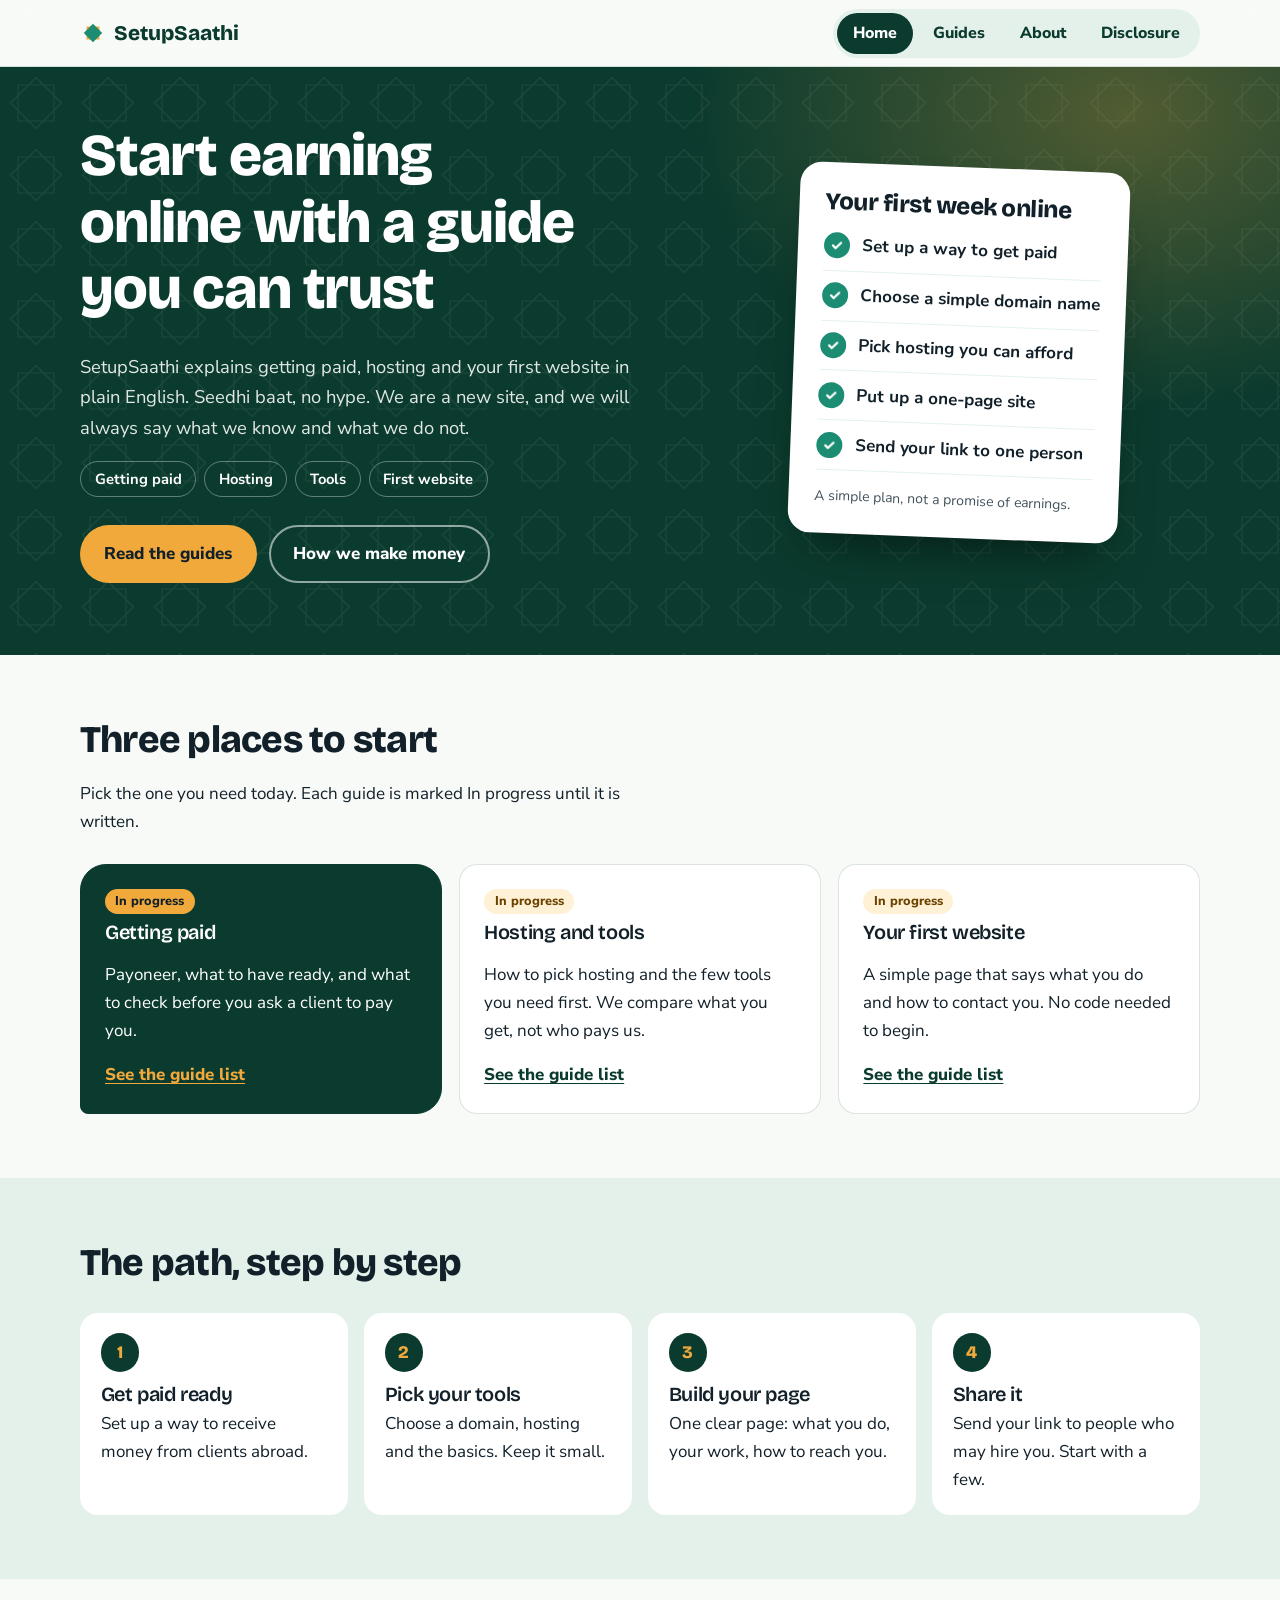
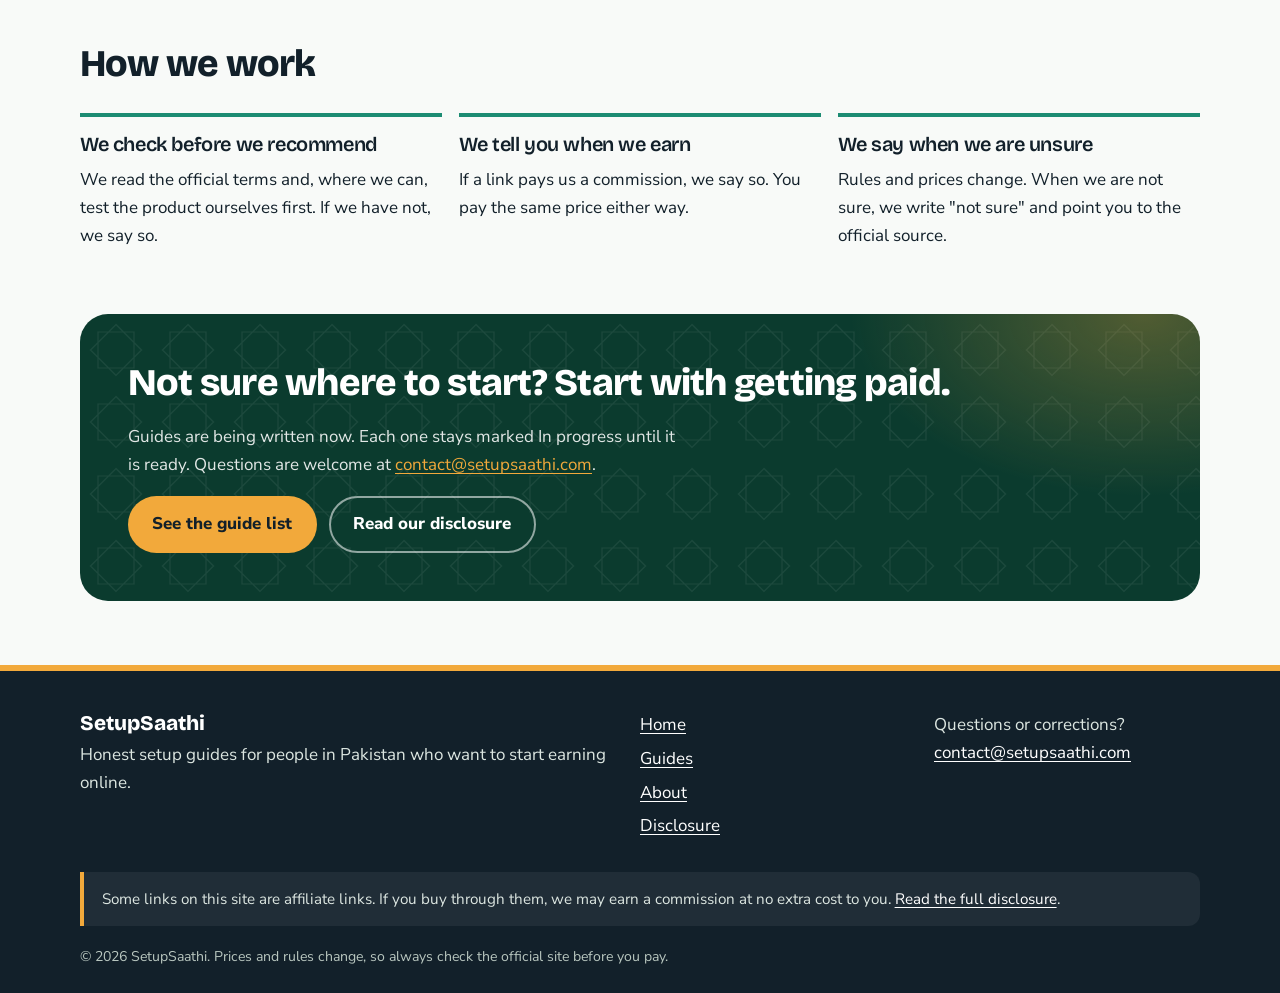
<file: index.html>
<!doctype html>
<html lang="en">
<head>
<meta charset="utf-8">
<meta name="viewport" content="width=device-width, initial-scale=1">
<title>SetupSaathi | Honest guides to start earning online from Pakistan</title>
<meta name="description" content="Plain-English guides on getting paid with Payoneer, choosing hosting and tools, and building your first website. Honest, with clear affiliate disclosure.">
<link rel="icon" href="data:image/svg+xml,%3Csvg xmlns='http://www.w3.org/2000/svg' viewBox='0 0 72 72'%3E%3Cpath fill='%23F2A93B' d='M18 18H54V54H18Z'/%3E%3Cpath fill='%231C8C73' d='M36 10.5L61.5 36 36 61.5 10.5 36Z'/%3E%3C/svg%3E">
<link rel="preconnect" href="https://fonts.googleapis.com">
<link rel="preconnect" href="https://fonts.gstatic.com" crossorigin>
<link href="https://fonts.googleapis.com/css2?family=Bricolage+Grotesque:wght@600;800&family=Nunito+Sans:wght@400;700;800&display=swap" rel="stylesheet">
<link rel="stylesheet" href="style.css">
</head>
<body>
<a class="skip" href="#main">Skip to content</a>
<header class="site-header">
<div class="wrap bar">
<a class="brand" href="index.html"><svg width="26" height="26" viewBox="0 0 72 72" aria-hidden="true"><path fill="#F2A93B" d="M18 18H54V54H18Z"/><path fill="#1C8C73" d="M36 10.5L61.5 36 36 61.5 10.5 36Z"/></svg>SetupSaathi</a>
<nav aria-label="Main"><ul class="nav">
<li><a href="index.html" aria-current="page">Home</a></li>
<li><a href="guides.html">Guides</a></li>
<li><a href="about.html">About</a></li>
<li><a href="disclosure.html">Disclosure</a></li>
</ul></nav>
</div>
</header>
<main id="main">
<section class="hero on-dark"><div class="wrap hero-grid">
<div>
<h1>Start earning online with a guide you can trust</h1>
<p class="lead">SetupSaathi explains getting paid, hosting and your first website in plain English. Seedhi baat, no hype. We are a new site, and we will always say what we know and what we do not.</p>
<ul class="pills" aria-label="Topics"><li>Getting paid</li><li>Hosting</li><li>Tools</li><li>First website</li></ul>
<div class="actions"><a class="btn btn-gold" href="guides.html">Read the guides</a><a class="btn btn-ghost" href="disclosure.html">How we make money</a></div>
</div>
<aside class="checklist" aria-labelledby="cl">
<h2 id="cl">Your first week online</h2>
<ul>
<li><span class="tick" style="--i:0"><svg width="14" height="14" viewBox="0 0 14 14" aria-hidden="true"><path d="M3 7.4l2.6 2.6L11 4.5" fill="none" stroke="#fff" stroke-width="2.2" stroke-linecap="round" stroke-linejoin="round"/></svg></span>Set up a way to get paid</li>
<li><span class="tick" style="--i:1"><svg width="14" height="14" viewBox="0 0 14 14" aria-hidden="true"><path d="M3 7.4l2.6 2.6L11 4.5" fill="none" stroke="#fff" stroke-width="2.2" stroke-linecap="round" stroke-linejoin="round"/></svg></span>Choose a simple domain name</li>
<li><span class="tick" style="--i:2"><svg width="14" height="14" viewBox="0 0 14 14" aria-hidden="true"><path d="M3 7.4l2.6 2.6L11 4.5" fill="none" stroke="#fff" stroke-width="2.2" stroke-linecap="round" stroke-linejoin="round"/></svg></span>Pick hosting you can afford</li>
<li><span class="tick" style="--i:3"><svg width="14" height="14" viewBox="0 0 14 14" aria-hidden="true"><path d="M3 7.4l2.6 2.6L11 4.5" fill="none" stroke="#fff" stroke-width="2.2" stroke-linecap="round" stroke-linejoin="round"/></svg></span>Put up a one-page site</li>
<li><span class="tick" style="--i:4"><svg width="14" height="14" viewBox="0 0 14 14" aria-hidden="true"><path d="M3 7.4l2.6 2.6L11 4.5" fill="none" stroke="#fff" stroke-width="2.2" stroke-linecap="round" stroke-linejoin="round"/></svg></span>Send your link to one person</li>
</ul>
<p class="note">A simple plan, not a promise of earnings.</p>
</aside>
</div></section>

<section class="section"><div class="wrap">
<h2>Three places to start</h2>
<p class="intro">Pick the one you need today. Each guide is marked In progress until it is written.</p>
<div class="grid three">
<article class="card featured on-dark"><span class="tag">In progress</span><h3>Getting paid</h3><p>Payoneer, what to have ready, and what to check before you ask a client to pay you.</p><a class="more" href="guides.html#getting-paid">See the guide list</a></article>
<article class="card"><span class="tag">In progress</span><h3>Hosting and tools</h3><p>How to pick hosting and the few tools you need first. We compare what you get, not who pays us.</p><a class="more" href="guides.html#tools">See the guide list</a></article>
<article class="card"><span class="tag">In progress</span><h3>Your first website</h3><p>A simple page that says what you do and how to contact you. No code needed to begin.</p><a class="more" href="guides.html#first-website">See the guide list</a></article>
</div></div></section>

<section class="section alt"><div class="wrap">
<h2>The path, step by step</h2>
<ol class="steps">
<li><h3>Get paid ready</h3><p>Set up a way to receive money from clients abroad.</p></li>
<li><h3>Pick your tools</h3><p>Choose a domain, hosting and the basics. Keep it small.</p></li>
<li><h3>Build your page</h3><p>One clear page: what you do, your work, how to reach you.</p></li>
<li><h3>Share it</h3><p>Send your link to people who may hire you. Start with a few.</p></li>
</ol></div></section>

<section class="section"><div class="wrap">
<h2>How we work</h2>
<div class="grid trio">
<div><h3>We check before we recommend</h3><p>We read the official terms and, where we can, test the product ourselves first. If we have not, we say so.</p></div>
<div><h3>We tell you when we earn</h3><p>If a link pays us a commission, we say so. You pay the same price either way.</p></div>
<div><h3>We say when we are unsure</h3><p>Rules and prices change. When we are not sure, we write "not sure" and point you to the official source.</p></div>
</div></div></section>

<section class="section" style="padding-top:0"><div class="wrap">
<div class="cta on-dark">
<h2>Not sure where to start? Start with getting paid.</h2>
<p>Guides are being written now. Each one stays marked In progress until it is ready. Questions are welcome at <a href="mailto:contact@setupsaathi.com">contact@setupsaathi.com</a>.</p>
<div class="actions"><a class="btn btn-gold" href="guides.html">See the guide list</a><a class="btn btn-ghost" href="disclosure.html">Read our disclosure</a></div>
</div></div></section>
</main>
<footer class="site-footer">
<div class="wrap">
<div class="foot-grid">
<div><p class="foot-brand">SetupSaathi</p><p>Honest setup guides for people in Pakistan who want to start earning online.</p></div>
<nav aria-label="Footer"><ul class="foot-links">
<li><a href="index.html">Home</a></li><li><a href="guides.html">Guides</a></li><li><a href="about.html">About</a></li><li><a href="disclosure.html">Disclosure</a></li>
</ul></nav>
<div><p>Questions or corrections?<br><a href="mailto:contact@setupsaathi.com">contact@setupsaathi.com</a></p></div>
</div>
<p class="disclose">Some links on this site are affiliate links. If you buy through them, we may earn a commission at no extra cost to you. <a href="disclosure.html">Read the full disclosure</a>.</p>
<p class="copy">&copy; 2026 SetupSaathi. Prices and rules change, so always check the official site before you pay.</p>
</div>
</footer>
</body>
</html>
</file>
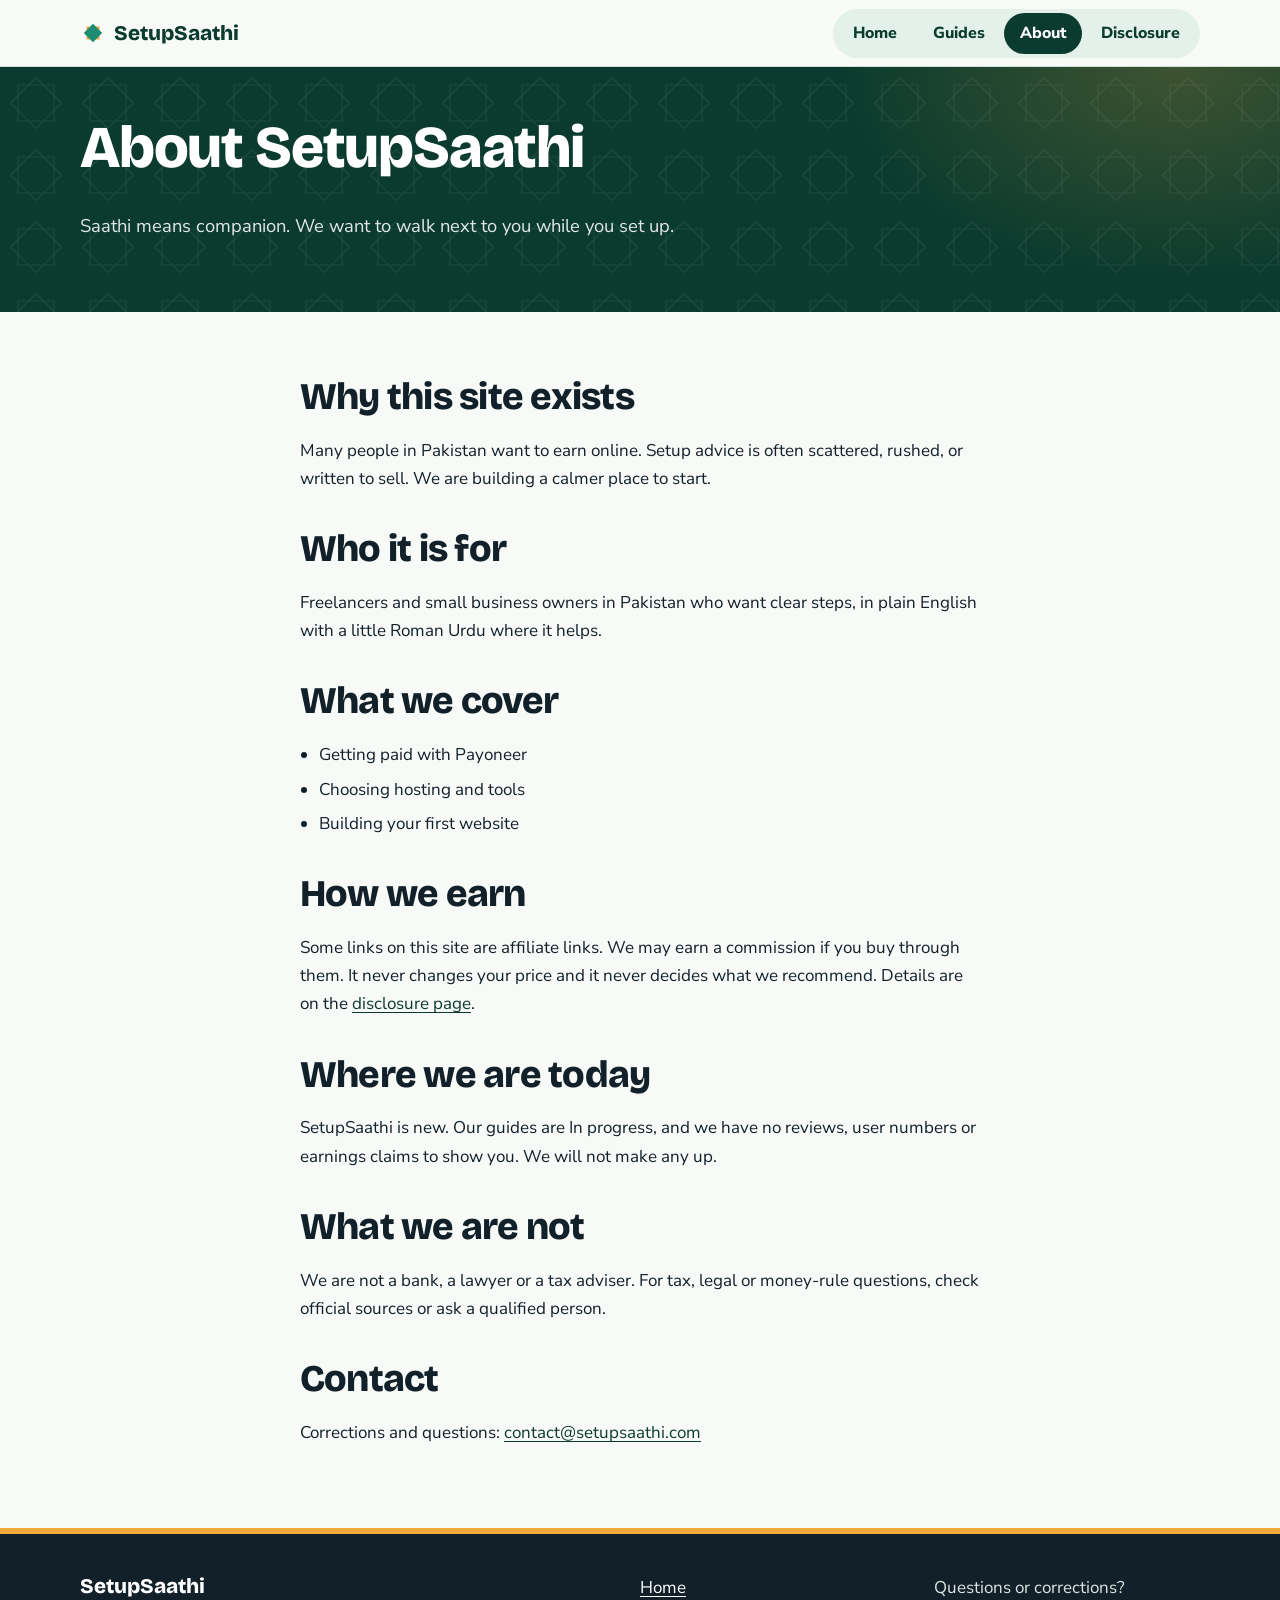
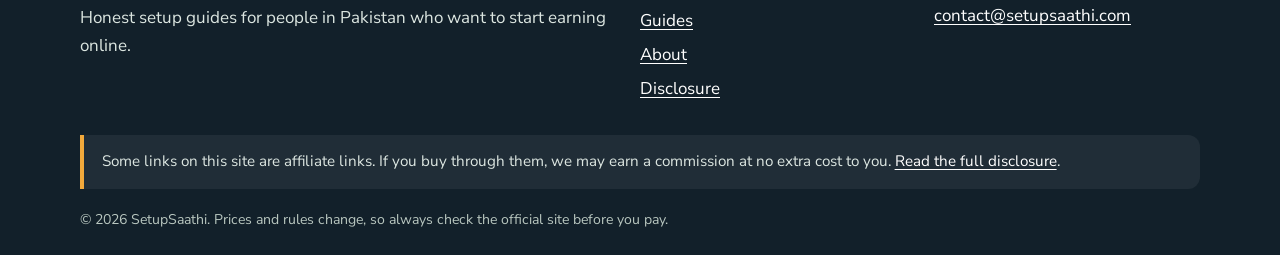
<file: about.html>
<!doctype html>
<html lang="en">
<head>
<meta charset="utf-8">
<meta name="viewport" content="width=device-width, initial-scale=1">
<title>About | SetupSaathi</title>
<meta name="description" content="SetupSaathi is a new, honest guide site for freelancers and small business owners in Pakistan. Learn who it is for and how it earns.">
<link rel="icon" href="data:image/svg+xml,%3Csvg xmlns='http://www.w3.org/2000/svg' viewBox='0 0 72 72'%3E%3Cpath fill='%23F2A93B' d='M18 18H54V54H18Z'/%3E%3Cpath fill='%231C8C73' d='M36 10.5L61.5 36 36 61.5 10.5 36Z'/%3E%3C/svg%3E">
<link rel="preconnect" href="https://fonts.googleapis.com">
<link rel="preconnect" href="https://fonts.gstatic.com" crossorigin>
<link href="https://fonts.googleapis.com/css2?family=Bricolage+Grotesque:wght@600;800&family=Nunito+Sans:wght@400;700;800&display=swap" rel="stylesheet">
<link rel="stylesheet" href="style.css">
</head>
<body>
<a class="skip" href="#main">Skip to content</a>
<header class="site-header">
<div class="wrap bar">
<a class="brand" href="index.html"><svg width="26" height="26" viewBox="0 0 72 72" aria-hidden="true"><path fill="#F2A93B" d="M18 18H54V54H18Z"/><path fill="#1C8C73" d="M36 10.5L61.5 36 36 61.5 10.5 36Z"/></svg>SetupSaathi</a>
<nav aria-label="Main"><ul class="nav">
<li><a href="index.html">Home</a></li>
<li><a href="guides.html">Guides</a></li>
<li><a href="about.html" aria-current="page">About</a></li>
<li><a href="disclosure.html">Disclosure</a></li>
</ul></nav>
</div>
</header>
<main id="main">
<section class="banner on-dark"><div class="wrap"><h1>About SetupSaathi</h1><p class="lead">Saathi means companion. We want to walk next to you while you set up.</p></div></section>
<section class="section"><div class="wrap prose">
<h2 style="margin-top:0">Why this site exists</h2>
<p>Many people in Pakistan want to earn online. Setup advice is often scattered, rushed, or written to sell. We are building a calmer place to start.</p>
<h2>Who it is for</h2>
<p>Freelancers and small business owners in Pakistan who want clear steps, in plain English with a little Roman Urdu where it helps.</p>
<h2>What we cover</h2>
<ul><li>Getting paid with Payoneer</li><li>Choosing hosting and tools</li><li>Building your first website</li></ul>
<h2>How we earn</h2>
<p>Some links on this site are affiliate links. We may earn a commission if you buy through them. It never changes your price and it never decides what we recommend. Details are on the <a href="disclosure.html">disclosure page</a>.</p>
<h2>Where we are today</h2>
<p>SetupSaathi is new. Our guides are In progress, and we have no reviews, user numbers or earnings claims to show you. We will not make any up.</p>
<h2>What we are not</h2>
<p>We are not a bank, a lawyer or a tax adviser. For tax, legal or money-rule questions, check official sources or ask a qualified person.</p>
<h2>Contact</h2>
<p>Corrections and questions: <a href="mailto:contact@setupsaathi.com">contact@setupsaathi.com</a></p>
</div></section>
</main>
<footer class="site-footer">
<div class="wrap">
<div class="foot-grid">
<div><p class="foot-brand">SetupSaathi</p><p>Honest setup guides for people in Pakistan who want to start earning online.</p></div>
<nav aria-label="Footer"><ul class="foot-links">
<li><a href="index.html">Home</a></li><li><a href="guides.html">Guides</a></li><li><a href="about.html">About</a></li><li><a href="disclosure.html">Disclosure</a></li>
</ul></nav>
<div><p>Questions or corrections?<br><a href="mailto:contact@setupsaathi.com">contact@setupsaathi.com</a></p></div>
</div>
<p class="disclose">Some links on this site are affiliate links. If you buy through them, we may earn a commission at no extra cost to you. <a href="disclosure.html">Read the full disclosure</a>.</p>
<p class="copy">&copy; 2026 SetupSaathi. Prices and rules change, so always check the official site before you pay.</p>
</div>
</footer>
</body>
</html>
</file>
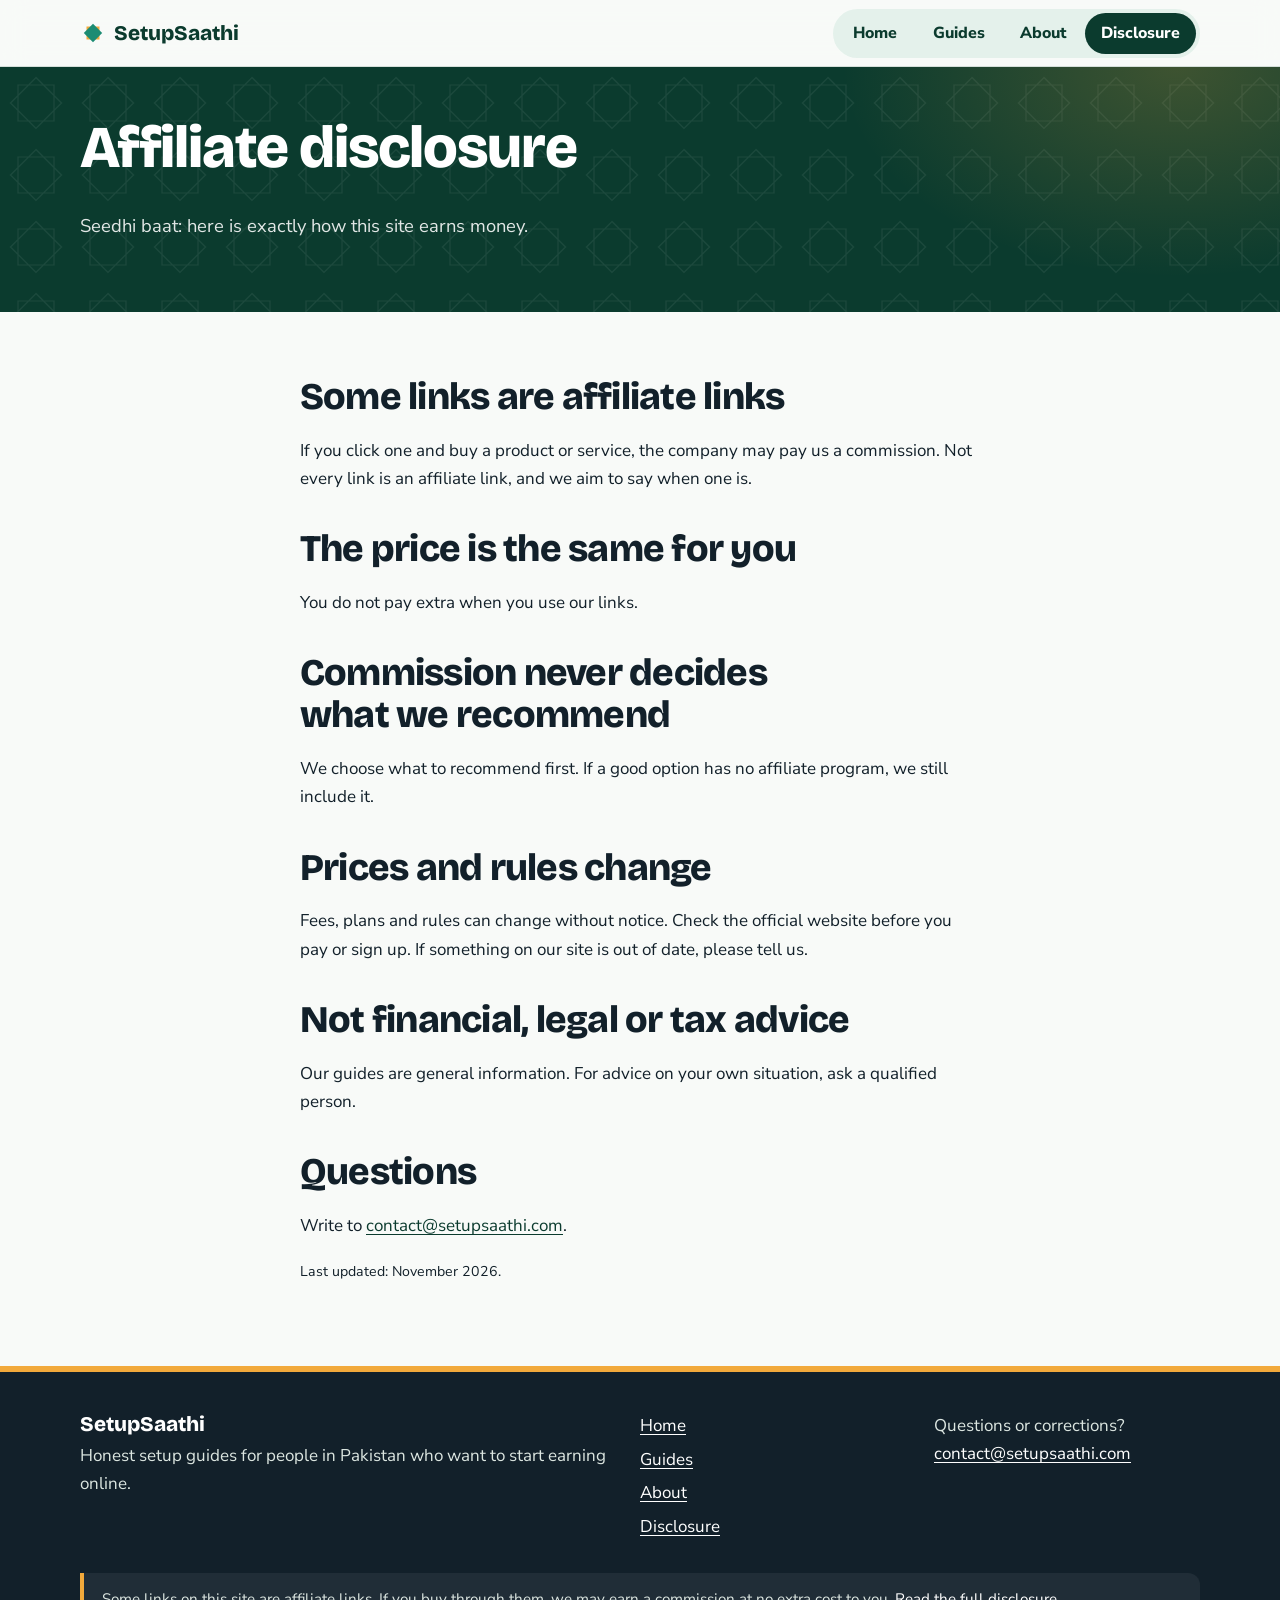
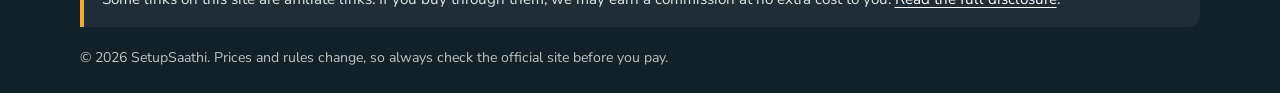
<file: disclosure.html>
<!doctype html>
<html lang="en">
<head>
<meta charset="utf-8">
<meta name="viewport" content="width=device-width, initial-scale=1">
<title>Affiliate disclosure | SetupSaathi</title>
<meta name="description" content="How SetupSaathi earns money from affiliate links, and why that never decides what we recommend.">
<link rel="icon" href="data:image/svg+xml,%3Csvg xmlns='http://www.w3.org/2000/svg' viewBox='0 0 72 72'%3E%3Cpath fill='%23F2A93B' d='M18 18H54V54H18Z'/%3E%3Cpath fill='%231C8C73' d='M36 10.5L61.5 36 36 61.5 10.5 36Z'/%3E%3C/svg%3E">
<link rel="preconnect" href="https://fonts.googleapis.com">
<link rel="preconnect" href="https://fonts.gstatic.com" crossorigin>
<link href="https://fonts.googleapis.com/css2?family=Bricolage+Grotesque:wght@600;800&family=Nunito+Sans:wght@400;700;800&display=swap" rel="stylesheet">
<link rel="stylesheet" href="style.css">
</head>
<body>
<a class="skip" href="#main">Skip to content</a>
<header class="site-header">
<div class="wrap bar">
<a class="brand" href="index.html"><svg width="26" height="26" viewBox="0 0 72 72" aria-hidden="true"><path fill="#F2A93B" d="M18 18H54V54H18Z"/><path fill="#1C8C73" d="M36 10.5L61.5 36 36 61.5 10.5 36Z"/></svg>SetupSaathi</a>
<nav aria-label="Main"><ul class="nav">
<li><a href="index.html">Home</a></li>
<li><a href="guides.html">Guides</a></li>
<li><a href="about.html">About</a></li>
<li><a href="disclosure.html" aria-current="page">Disclosure</a></li>
</ul></nav>
</div>
</header>
<main id="main">
<section class="banner on-dark"><div class="wrap"><h1>Affiliate disclosure</h1><p class="lead">Seedhi baat: here is exactly how this site earns money.</p></div></section>
<section class="section"><div class="wrap prose">
<h2 style="margin-top:0">Some links are affiliate links</h2>
<p>If you click one and buy a product or service, the company may pay us a commission. Not every link is an affiliate link, and we aim to say when one is.</p>
<h2>The price is the same for you</h2>
<p>You do not pay extra when you use our links.</p>
<h2>Commission never decides what we recommend</h2>
<p>We choose what to recommend first. If a good option has no affiliate program, we still include it.</p>
<h2>Prices and rules change</h2>
<p>Fees, plans and rules can change without notice. Check the official website before you pay or sign up. If something on our site is out of date, please tell us.</p>
<h2>Not financial, legal or tax advice</h2>
<p>Our guides are general information. For advice on your own situation, ask a qualified person.</p>
<h2>Questions</h2>
<p>Write to <a href="mailto:contact@setupsaathi.com">contact@setupsaathi.com</a>.</p>
<p><small>Last updated: November 2026.</small></p>
</div></section>
</main>
<footer class="site-footer">
<div class="wrap">
<div class="foot-grid">
<div><p class="foot-brand">SetupSaathi</p><p>Honest setup guides for people in Pakistan who want to start earning online.</p></div>
<nav aria-label="Footer"><ul class="foot-links">
<li><a href="index.html">Home</a></li><li><a href="guides.html">Guides</a></li><li><a href="about.html">About</a></li><li><a href="disclosure.html">Disclosure</a></li>
</ul></nav>
<div><p>Questions or corrections?<br><a href="mailto:contact@setupsaathi.com">contact@setupsaathi.com</a></p></div>
</div>
<p class="disclose">Some links on this site are affiliate links. If you buy through them, we may earn a commission at no extra cost to you. <a href="disclosure.html">Read the full disclosure</a>.</p>
<p class="copy">&copy; 2026 SetupSaathi. Prices and rules change, so always check the official site before you pay.</p>
</div>
</footer>
</body>
</html>
</file>
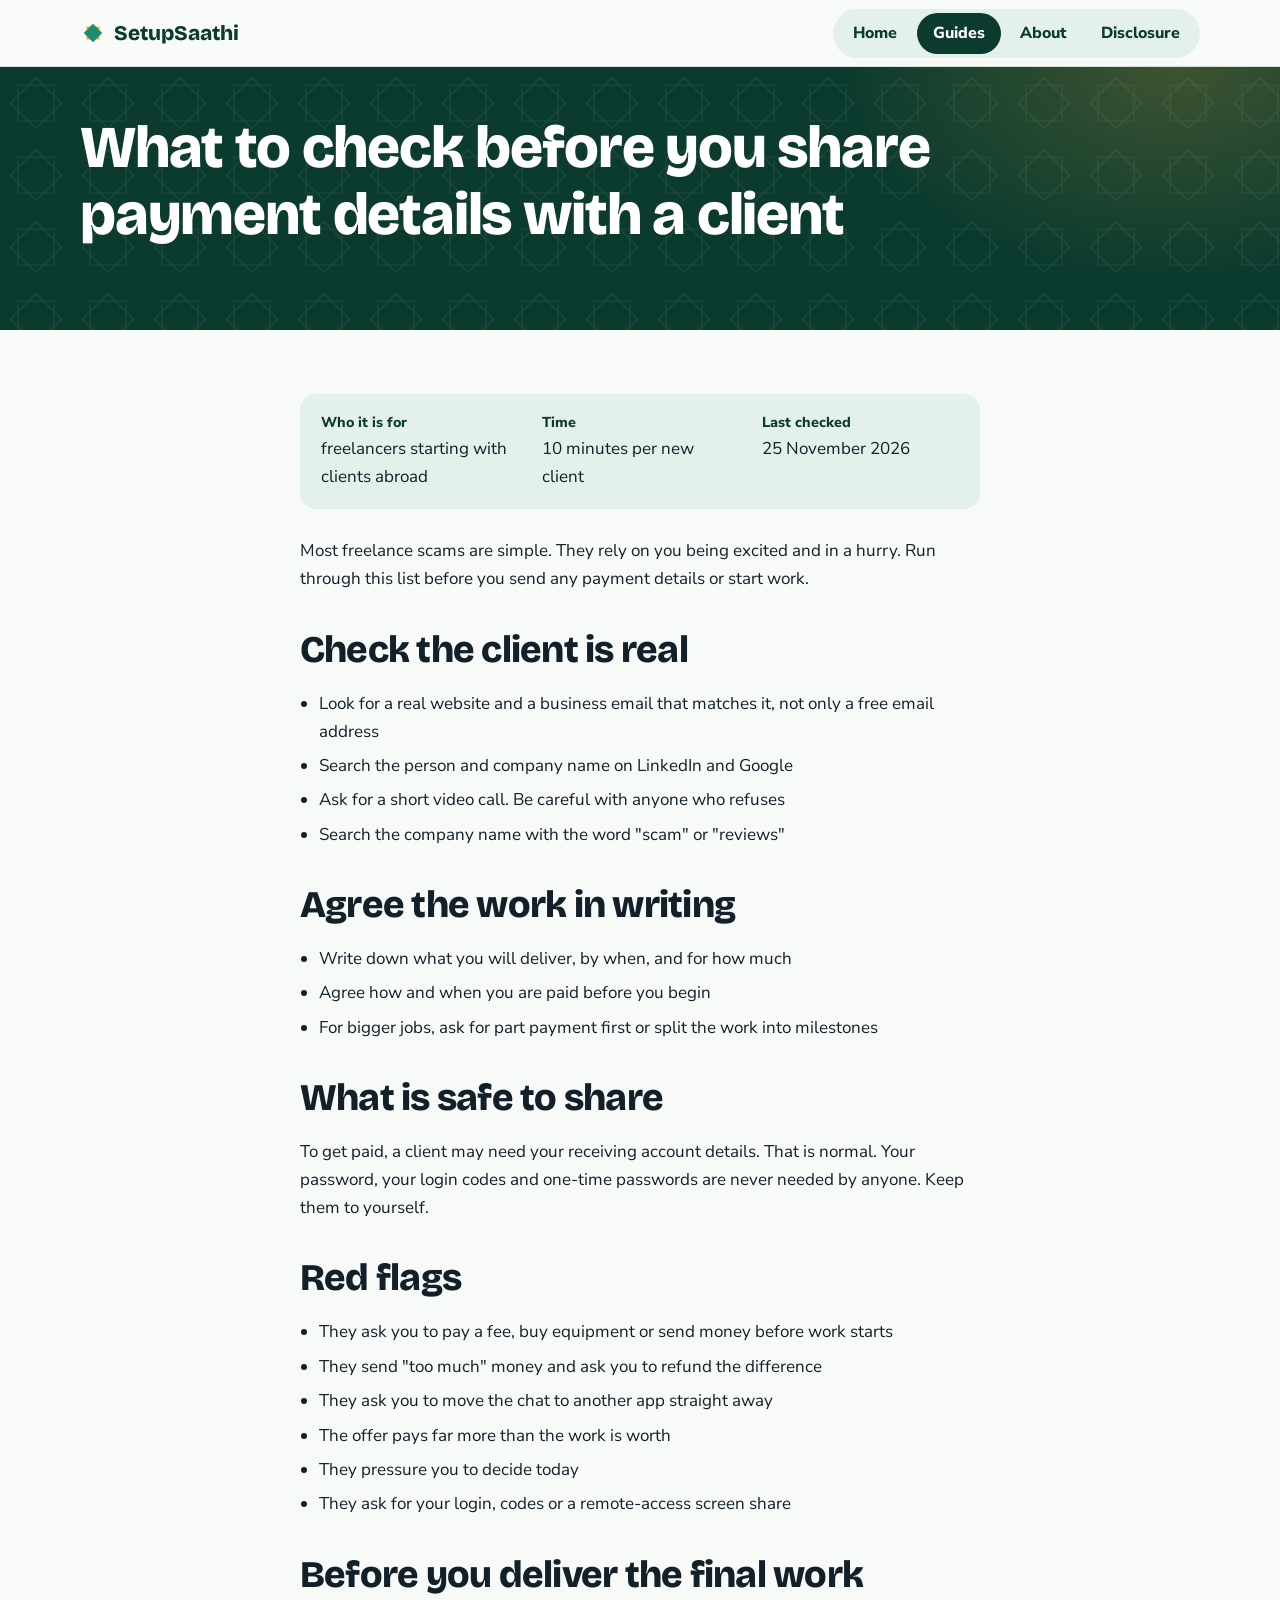
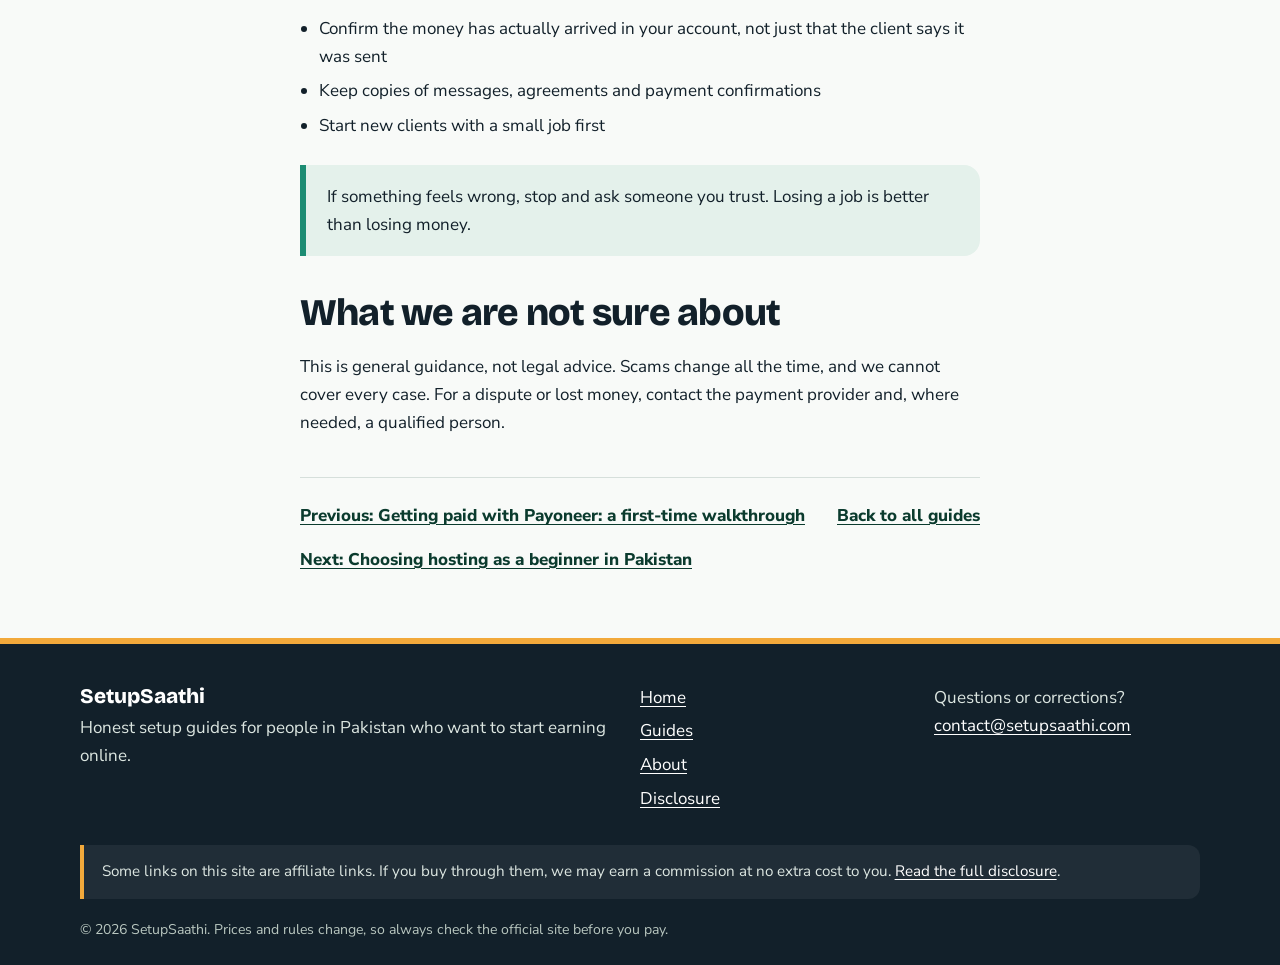
<file: guide-check-before-sharing-payment-details.html>
<!doctype html>
<html lang="en">
<head>
<meta charset="utf-8">
<meta name="viewport" content="width=device-width, initial-scale=1">
<title>What to check before you share payment details with a client | SetupSaathi</title>
<meta name="description" content="A simple checklist for freelancers in Pakistan to avoid payment scams and unreliable clients before sharing bank or Payoneer details.">
<link rel="icon" href="data:image/svg+xml,%3Csvg xmlns='http://www.w3.org/2000/svg' viewBox='0 0 72 72'%3E%3Cpath fill='%23F2A93B' d='M18 18H54V54H18Z'/%3E%3Cpath fill='%231C8C73' d='M36 10.5L61.5 36 36 61.5 10.5 36Z'/%3E%3C/svg%3E">
<link rel="preconnect" href="https://fonts.googleapis.com">
<link rel="preconnect" href="https://fonts.gstatic.com" crossorigin>
<link href="https://fonts.googleapis.com/css2?family=Bricolage+Grotesque:wght@600;800&family=Nunito+Sans:wght@400;700;800&display=swap" rel="stylesheet">
<link rel="stylesheet" href="style.css">
</head>
<body>
<a class="skip" href="#main">Skip to content</a>
<header class="site-header">
<div class="wrap bar">
<a class="brand" href="index.html"><svg width="26" height="26" viewBox="0 0 72 72" aria-hidden="true"><path fill="#F2A93B" d="M18 18H54V54H18Z"/><path fill="#1C8C73" d="M36 10.5L61.5 36 36 61.5 10.5 36Z"/></svg>SetupSaathi</a>
<nav aria-label="Main"><ul class="nav">
<li><a href="index.html">Home</a></li>
<li><a href="guides.html" aria-current="page">Guides</a></li>
<li><a href="about.html">About</a></li>
<li><a href="disclosure.html">Disclosure</a></li>
</ul></nav>
</div>
</header>
<main id="main">
<section class="banner on-dark"><div class="wrap"><h1>What to check before you share payment details with a client</h1></div></section>
<section class="section"><div class="wrap prose">
<dl class="info-strip"><div><dt>Who it is for</dt><dd>freelancers starting with clients abroad</dd></div><div><dt>Time</dt><dd>10 minutes per new client</dd></div><div><dt>Last checked</dt><dd>25 November 2026</dd></div></dl>
<p>Most freelance scams are simple. They rely on you being excited and in a hurry. Run through this list before you send any payment details or start work.</p>
<h2>Check the client is real</h2>
<ul><li>Look for a real website and a business email that matches it, not only a free email address</li><li>Search the person and company name on LinkedIn and Google</li><li>Ask for a short video call. Be careful with anyone who refuses</li><li>Search the company name with the word "scam" or "reviews"</li></ul>
<h2>Agree the work in writing</h2>
<ul><li>Write down what you will deliver, by when, and for how much</li><li>Agree how and when you are paid before you begin</li><li>For bigger jobs, ask for part payment first or split the work into milestones</li></ul>
<h2>What is safe to share</h2>
<p>To get paid, a client may need your receiving account details. That is normal. Your password, your login codes and one-time passwords are never needed by anyone. Keep them to yourself.</p>
<h2>Red flags</h2>
<ul><li>They ask you to pay a fee, buy equipment or send money before work starts</li><li>They send "too much" money and ask you to refund the difference</li><li>They ask you to move the chat to another app straight away</li><li>The offer pays far more than the work is worth</li><li>They pressure you to decide today</li><li>They ask for your login, codes or a remote-access screen share</li></ul>
<h2>Before you deliver the final work</h2>
<ul><li>Confirm the money has actually arrived in your account, not just that the client says it was sent</li><li>Keep copies of messages, agreements and payment confirmations</li><li>Start new clients with a small job first</li></ul>
<aside class="callout note"><p>If something feels wrong, stop and ask someone you trust. Losing a job is better than losing money.</p></aside>
<h2>What we are not sure about</h2>
<p>This is general guidance, not legal advice. Scams change all the time, and we cannot cover every case. For a dispute or lost money, contact the payment provider and, where needed, a qualified person.</p>
<nav class="pager" aria-label="Guide navigation"><a href="guide-payoneer-first-time.html">Previous: Getting paid with Payoneer: a first-time walkthrough</a><a href="guides.html">Back to all guides</a><a href="guide-choosing-hosting.html">Next: Choosing hosting as a beginner in Pakistan</a></nav>
</div></section>
</main>
<footer class="site-footer">
<div class="wrap">
<div class="foot-grid">
<div><p class="foot-brand">SetupSaathi</p><p>Honest setup guides for people in Pakistan who want to start earning online.</p></div>
<nav aria-label="Footer"><ul class="foot-links">
<li><a href="index.html">Home</a></li><li><a href="guides.html">Guides</a></li><li><a href="about.html">About</a></li><li><a href="disclosure.html">Disclosure</a></li>
</ul></nav>
<div><p>Questions or corrections?<br><a href="mailto:contact@setupsaathi.com">contact@setupsaathi.com</a></p></div>
</div>
<p class="disclose">Some links on this site are affiliate links. If you buy through them, we may earn a commission at no extra cost to you. <a href="disclosure.html">Read the full disclosure</a>.</p>
<p class="copy">&copy; 2026 SetupSaathi. Prices and rules change, so always check the official site before you pay.</p>
</div>
</footer>
</body>
</html>
</file>
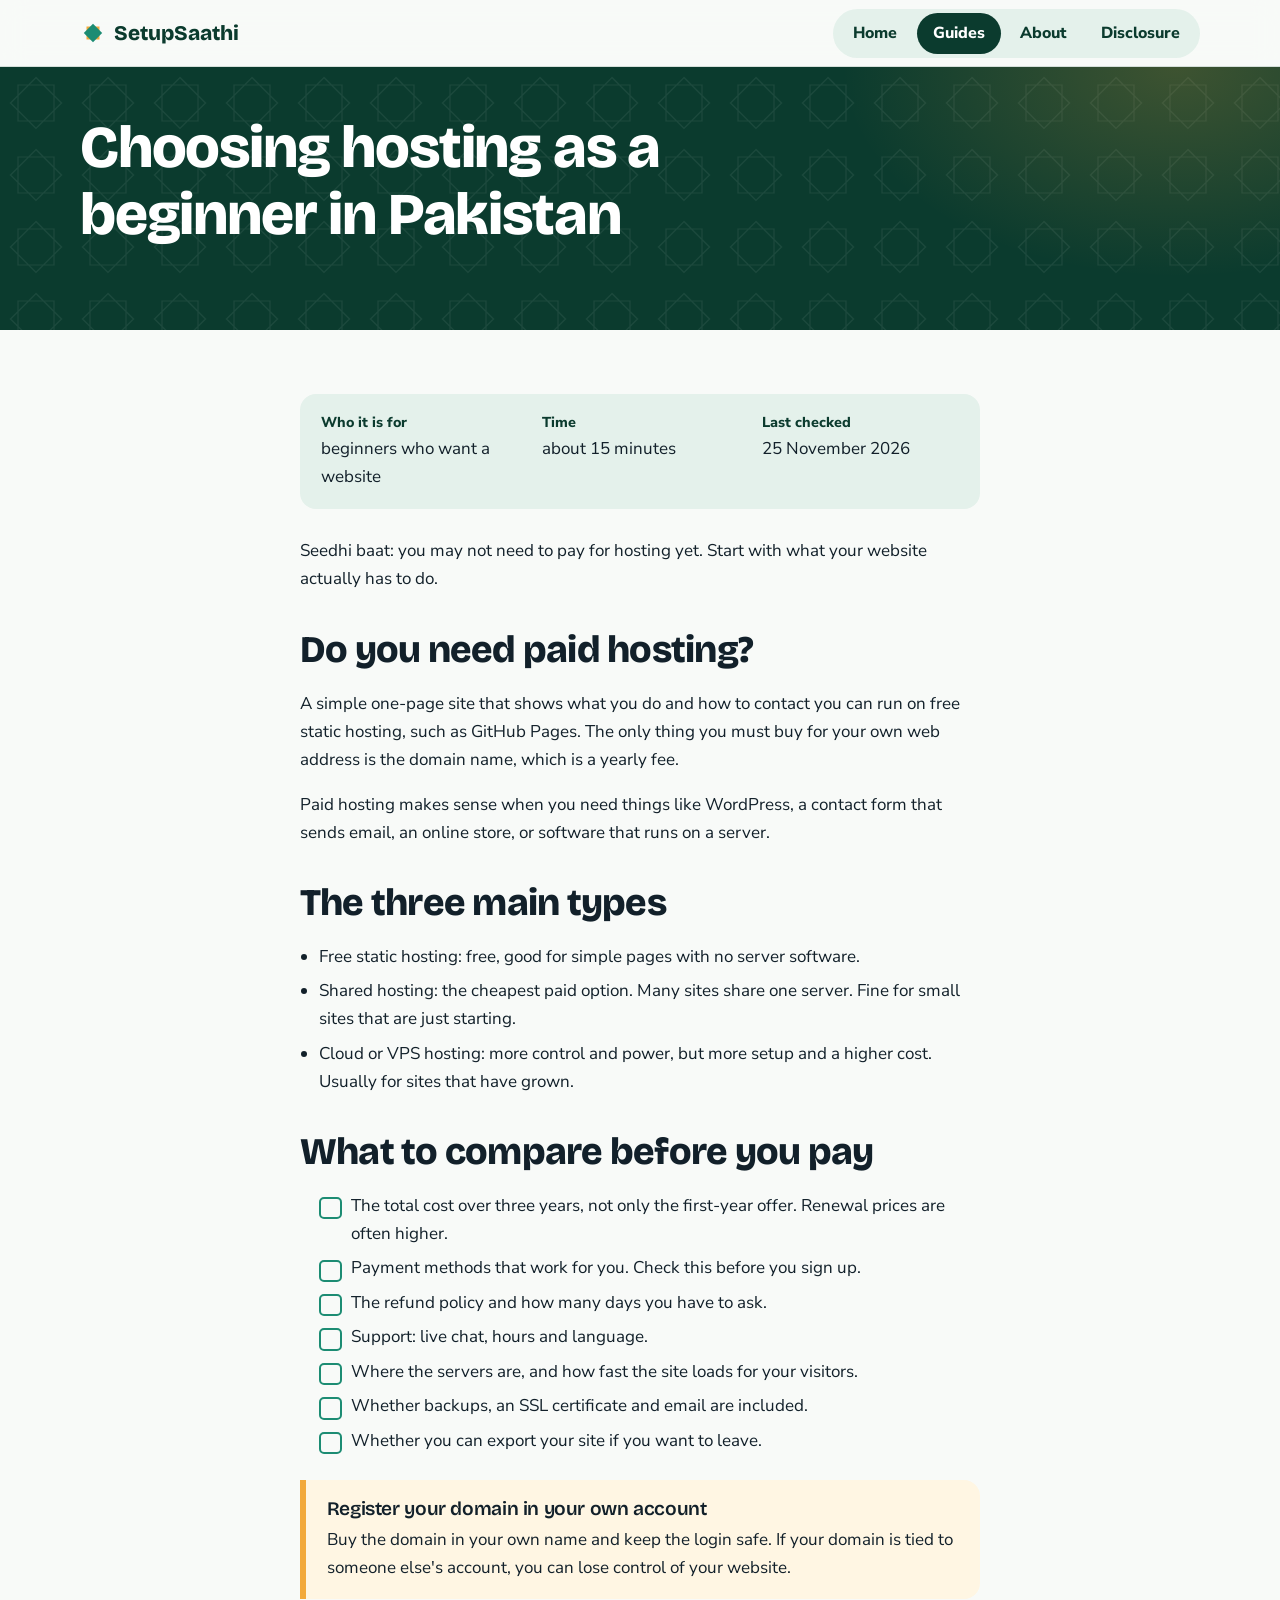
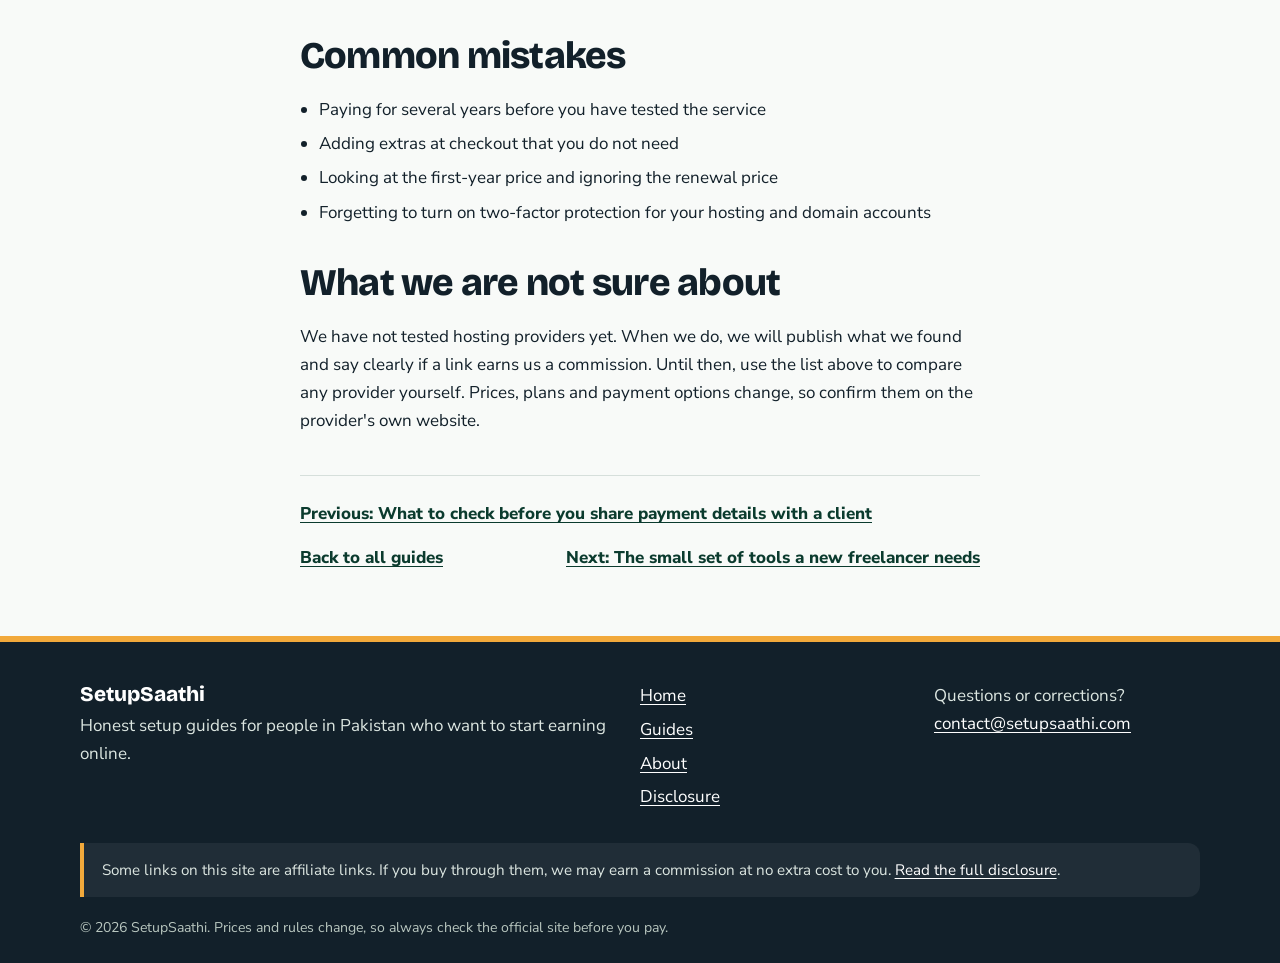
<file: guide-choosing-hosting.html>
<!doctype html>
<html lang="en">
<head>
<meta charset="utf-8">
<meta name="viewport" content="width=device-width, initial-scale=1">
<title>Choosing hosting as a beginner in Pakistan | SetupSaathi</title>
<meta name="description" content="A plain guide for beginners in Pakistan: do you need paid hosting, what the types are, and what to compare before you pay.">
<link rel="icon" href="data:image/svg+xml,%3Csvg xmlns='http://www.w3.org/2000/svg' viewBox='0 0 72 72'%3E%3Cpath fill='%23F2A93B' d='M18 18H54V54H18Z'/%3E%3Cpath fill='%231C8C73' d='M36 10.5L61.5 36 36 61.5 10.5 36Z'/%3E%3C/svg%3E">
<link rel="preconnect" href="https://fonts.googleapis.com">
<link rel="preconnect" href="https://fonts.gstatic.com" crossorigin>
<link href="https://fonts.googleapis.com/css2?family=Bricolage+Grotesque:wght@600;800&family=Nunito+Sans:wght@400;700;800&display=swap" rel="stylesheet">
<link rel="stylesheet" href="style.css">
</head>
<body>
<a class="skip" href="#main">Skip to content</a>
<header class="site-header">
<div class="wrap bar">
<a class="brand" href="index.html"><svg width="26" height="26" viewBox="0 0 72 72" aria-hidden="true"><path fill="#F2A93B" d="M18 18H54V54H18Z"/><path fill="#1C8C73" d="M36 10.5L61.5 36 36 61.5 10.5 36Z"/></svg>SetupSaathi</a>
<nav aria-label="Main"><ul class="nav">
<li><a href="index.html">Home</a></li>
<li><a href="guides.html" aria-current="page">Guides</a></li>
<li><a href="about.html">About</a></li>
<li><a href="disclosure.html">Disclosure</a></li>
</ul></nav>
</div>
</header>
<main id="main">
<section class="banner on-dark"><div class="wrap"><h1>Choosing hosting as a beginner in Pakistan</h1></div></section>
<section class="section"><div class="wrap prose">
<dl class="info-strip"><div><dt>Who it is for</dt><dd>beginners who want a website</dd></div><div><dt>Time</dt><dd>about 15 minutes</dd></div><div><dt>Last checked</dt><dd>25 November 2026</dd></div></dl>
<p>Seedhi baat: you may not need to pay for hosting yet. Start with what your website actually has to do.</p>
<h2>Do you need paid hosting?</h2>
<p>A simple one-page site that shows what you do and how to contact you can run on free static hosting, such as GitHub Pages. The only thing you must buy for your own web address is the domain name, which is a yearly fee.</p>
<p>Paid hosting makes sense when you need things like WordPress, a contact form that sends email, an online store, or software that runs on a server.</p>
<h2>The three main types</h2>
<ul><li>Free static hosting: free, good for simple pages with no server software.</li><li>Shared hosting: the cheapest paid option. Many sites share one server. Fine for small sites that are just starting.</li><li>Cloud or VPS hosting: more control and power, but more setup and a higher cost. Usually for sites that have grown.</li></ul>
<h2>What to compare before you pay</h2>
<ul class="check-list"><li>The total cost over three years, not only the first-year offer. Renewal prices are often higher.</li><li>Payment methods that work for you. Check this before you sign up.</li><li>The refund policy and how many days you have to ask.</li><li>Support: live chat, hours and language.</li><li>Where the servers are, and how fast the site loads for your visitors.</li><li>Whether backups, an SSL certificate and email are included.</li><li>Whether you can export your site if you want to leave.</li></ul>
<aside class="callout tip"><h3>Register your domain in your own account</h3><p>Buy the domain in your own name and keep the login safe. If your domain is tied to someone else's account, you can lose control of your website.</p></aside>
<h2>Common mistakes</h2>
<ul><li>Paying for several years before you have tested the service</li><li>Adding extras at checkout that you do not need</li><li>Looking at the first-year price and ignoring the renewal price</li><li>Forgetting to turn on two-factor protection for your hosting and domain accounts</li></ul>
<h2>What we are not sure about</h2>
<p>We have not tested hosting providers yet. When we do, we will publish what we found and say clearly if a link earns us a commission. Until then, use the list above to compare any provider yourself. Prices, plans and payment options change, so confirm them on the provider's own website.</p>
<nav class="pager" aria-label="Guide navigation"><a href="guide-check-before-sharing-payment-details.html">Previous: What to check before you share payment details with a client</a><a href="guides.html">Back to all guides</a><a href="guide-freelancer-tools.html">Next: The small set of tools a new freelancer needs</a></nav>
</div></section>
</main>
<footer class="site-footer">
<div class="wrap">
<div class="foot-grid">
<div><p class="foot-brand">SetupSaathi</p><p>Honest setup guides for people in Pakistan who want to start earning online.</p></div>
<nav aria-label="Footer"><ul class="foot-links">
<li><a href="index.html">Home</a></li><li><a href="guides.html">Guides</a></li><li><a href="about.html">About</a></li><li><a href="disclosure.html">Disclosure</a></li>
</ul></nav>
<div><p>Questions or corrections?<br><a href="mailto:contact@setupsaathi.com">contact@setupsaathi.com</a></p></div>
</div>
<p class="disclose">Some links on this site are affiliate links. If you buy through them, we may earn a commission at no extra cost to you. <a href="disclosure.html">Read the full disclosure</a>.</p>
<p class="copy">&copy; 2026 SetupSaathi. Prices and rules change, so always check the official site before you pay.</p>
</div>
</footer>
</body>
</html>
</file>
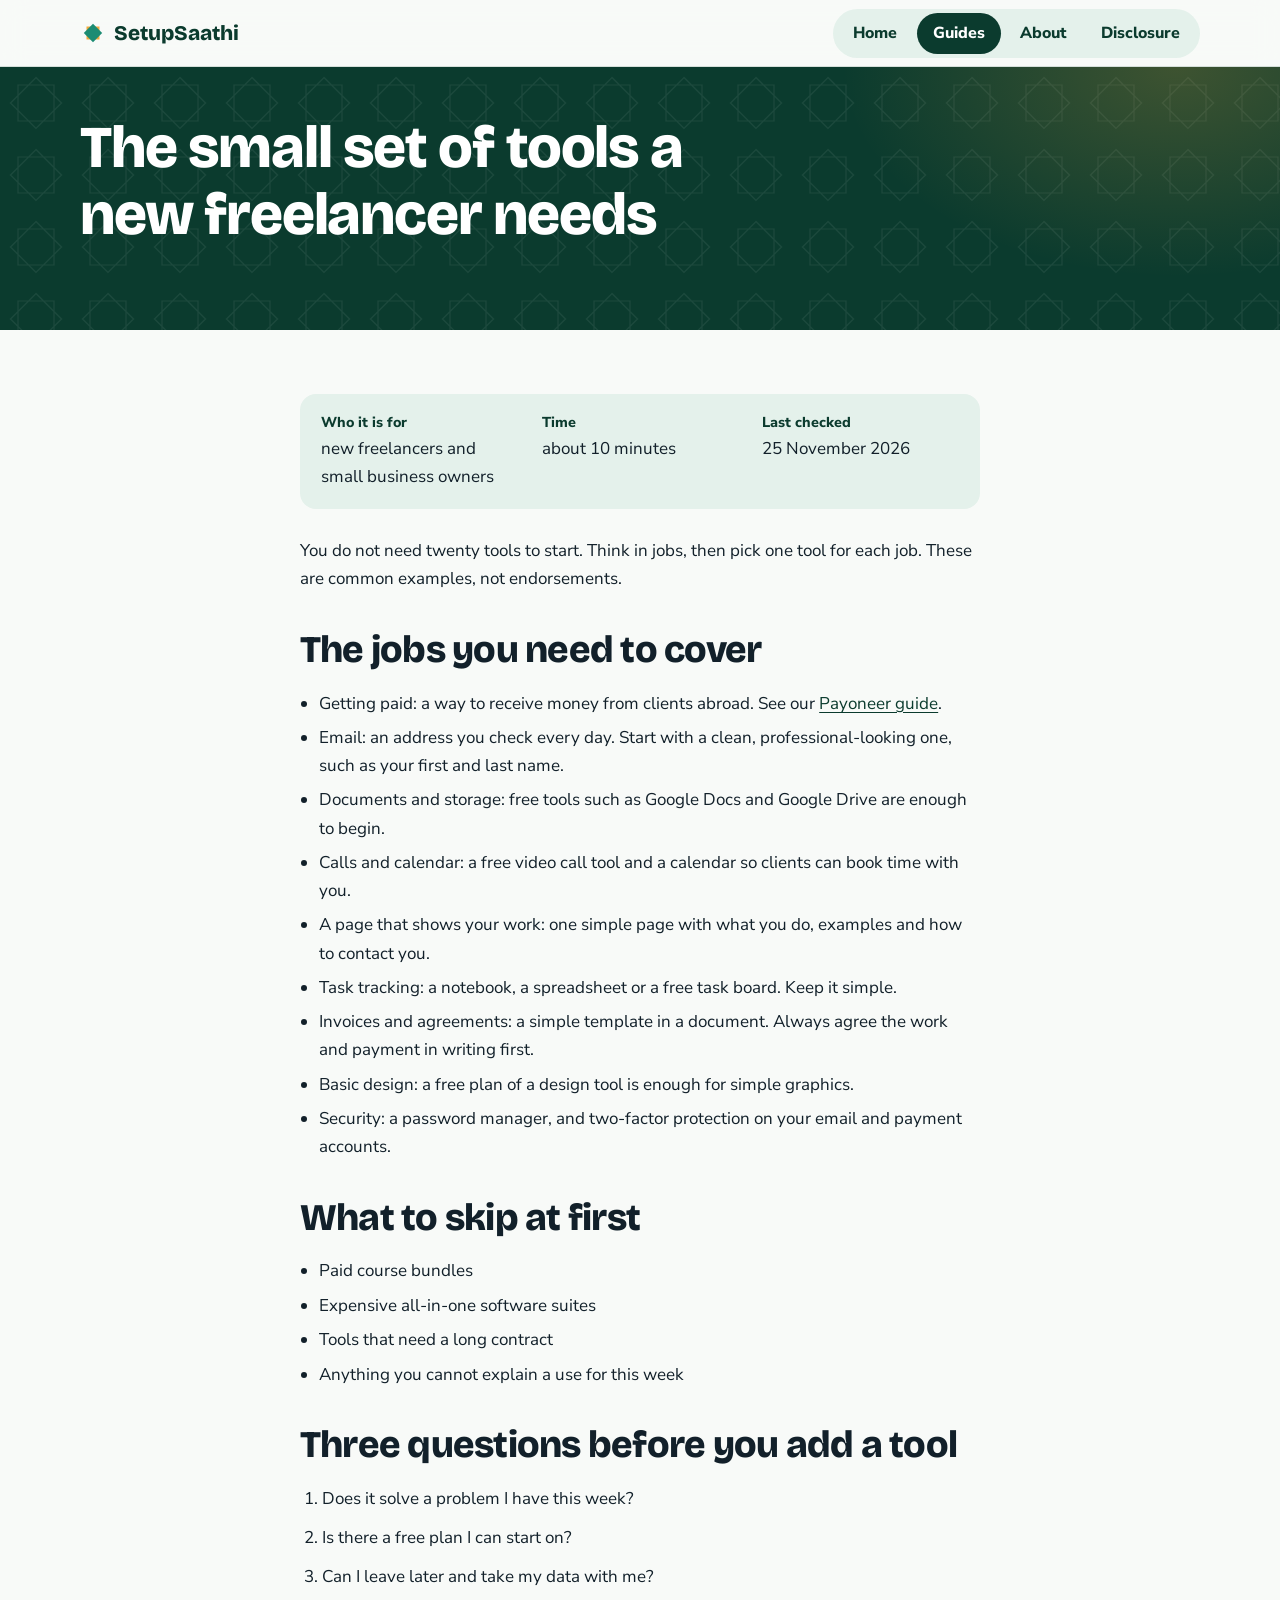
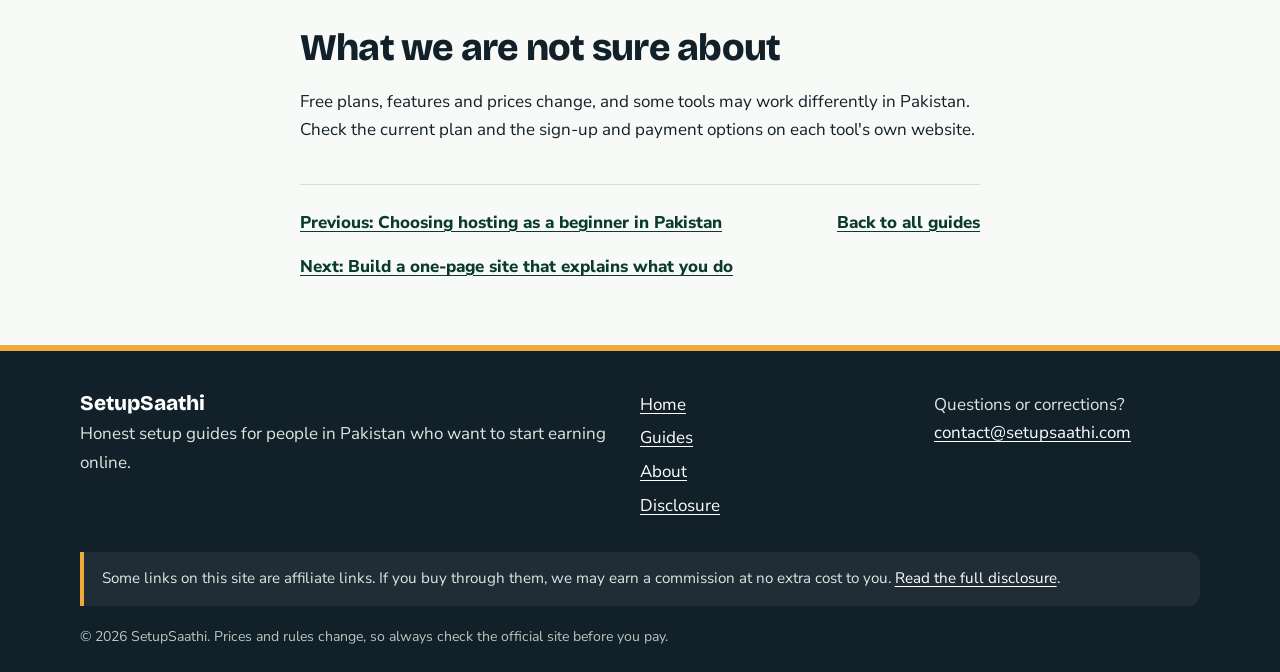
<file: guide-freelancer-tools.html>
<!doctype html>
<html lang="en">
<head>
<meta charset="utf-8">
<meta name="viewport" content="width=device-width, initial-scale=1">
<title>The small set of tools a new freelancer needs | SetupSaathi</title>
<meta name="description" content="A short, practical list of the few tools a new freelancer in Pakistan needs to start, and what to skip for now.">
<link rel="icon" href="data:image/svg+xml,%3Csvg xmlns='http://www.w3.org/2000/svg' viewBox='0 0 72 72'%3E%3Cpath fill='%23F2A93B' d='M18 18H54V54H18Z'/%3E%3Cpath fill='%231C8C73' d='M36 10.5L61.5 36 36 61.5 10.5 36Z'/%3E%3C/svg%3E">
<link rel="preconnect" href="https://fonts.googleapis.com">
<link rel="preconnect" href="https://fonts.gstatic.com" crossorigin>
<link href="https://fonts.googleapis.com/css2?family=Bricolage+Grotesque:wght@600;800&family=Nunito+Sans:wght@400;700;800&display=swap" rel="stylesheet">
<link rel="stylesheet" href="style.css">
</head>
<body>
<a class="skip" href="#main">Skip to content</a>
<header class="site-header">
<div class="wrap bar">
<a class="brand" href="index.html"><svg width="26" height="26" viewBox="0 0 72 72" aria-hidden="true"><path fill="#F2A93B" d="M18 18H54V54H18Z"/><path fill="#1C8C73" d="M36 10.5L61.5 36 36 61.5 10.5 36Z"/></svg>SetupSaathi</a>
<nav aria-label="Main"><ul class="nav">
<li><a href="index.html">Home</a></li>
<li><a href="guides.html" aria-current="page">Guides</a></li>
<li><a href="about.html">About</a></li>
<li><a href="disclosure.html">Disclosure</a></li>
</ul></nav>
</div>
</header>
<main id="main">
<section class="banner on-dark"><div class="wrap"><h1>The small set of tools a new freelancer needs</h1></div></section>
<section class="section"><div class="wrap prose">
<dl class="info-strip"><div><dt>Who it is for</dt><dd>new freelancers and small business owners</dd></div><div><dt>Time</dt><dd>about 10 minutes</dd></div><div><dt>Last checked</dt><dd>25 November 2026</dd></div></dl>
<p>You do not need twenty tools to start. Think in jobs, then pick one tool for each job. These are common examples, not endorsements.</p>
<h2>The jobs you need to cover</h2>
<ul><li>Getting paid: a way to receive money from clients abroad. See our <a href="guide-payoneer-first-time.html">Payoneer guide</a>.</li><li>Email: an address you check every day. Start with a clean, professional-looking one, such as your first and last name.</li><li>Documents and storage: free tools such as Google Docs and Google Drive are enough to begin.</li><li>Calls and calendar: a free video call tool and a calendar so clients can book time with you.</li><li>A page that shows your work: one simple page with what you do, examples and how to contact you.</li><li>Task tracking: a notebook, a spreadsheet or a free task board. Keep it simple.</li><li>Invoices and agreements: a simple template in a document. Always agree the work and payment in writing first.</li><li>Basic design: a free plan of a design tool is enough for simple graphics.</li><li>Security: a password manager, and two-factor protection on your email and payment accounts.</li></ul>
<h2>What to skip at first</h2>
<ul><li>Paid course bundles</li><li>Expensive all-in-one software suites</li><li>Tools that need a long contract</li><li>Anything you cannot explain a use for this week</li></ul>
<h2>Three questions before you add a tool</h2>
<ol>
<li>Does it solve a problem I have this week?</li>
<li>Is there a free plan I can start on?</li>
<li>Can I leave later and take my data with me?</li>
</ol>
<h2>What we are not sure about</h2>
<p>Free plans, features and prices change, and some tools may work differently in Pakistan. Check the current plan and the sign-up and payment options on each tool's own website.</p>
<nav class="pager" aria-label="Guide navigation"><a href="guide-choosing-hosting.html">Previous: Choosing hosting as a beginner in Pakistan</a><a href="guides.html">Back to all guides</a><a href="guide-one-page-site.html">Next: Build a one-page site that explains what you do</a></nav>
</div></section>
</main>
<footer class="site-footer">
<div class="wrap">
<div class="foot-grid">
<div><p class="foot-brand">SetupSaathi</p><p>Honest setup guides for people in Pakistan who want to start earning online.</p></div>
<nav aria-label="Footer"><ul class="foot-links">
<li><a href="index.html">Home</a></li><li><a href="guides.html">Guides</a></li><li><a href="about.html">About</a></li><li><a href="disclosure.html">Disclosure</a></li>
</ul></nav>
<div><p>Questions or corrections?<br><a href="mailto:contact@setupsaathi.com">contact@setupsaathi.com</a></p></div>
</div>
<p class="disclose">Some links on this site are affiliate links. If you buy through them, we may earn a commission at no extra cost to you. <a href="disclosure.html">Read the full disclosure</a>.</p>
<p class="copy">&copy; 2026 SetupSaathi. Prices and rules change, so always check the official site before you pay.</p>
</div>
</footer>
</body>
</html>
</file>
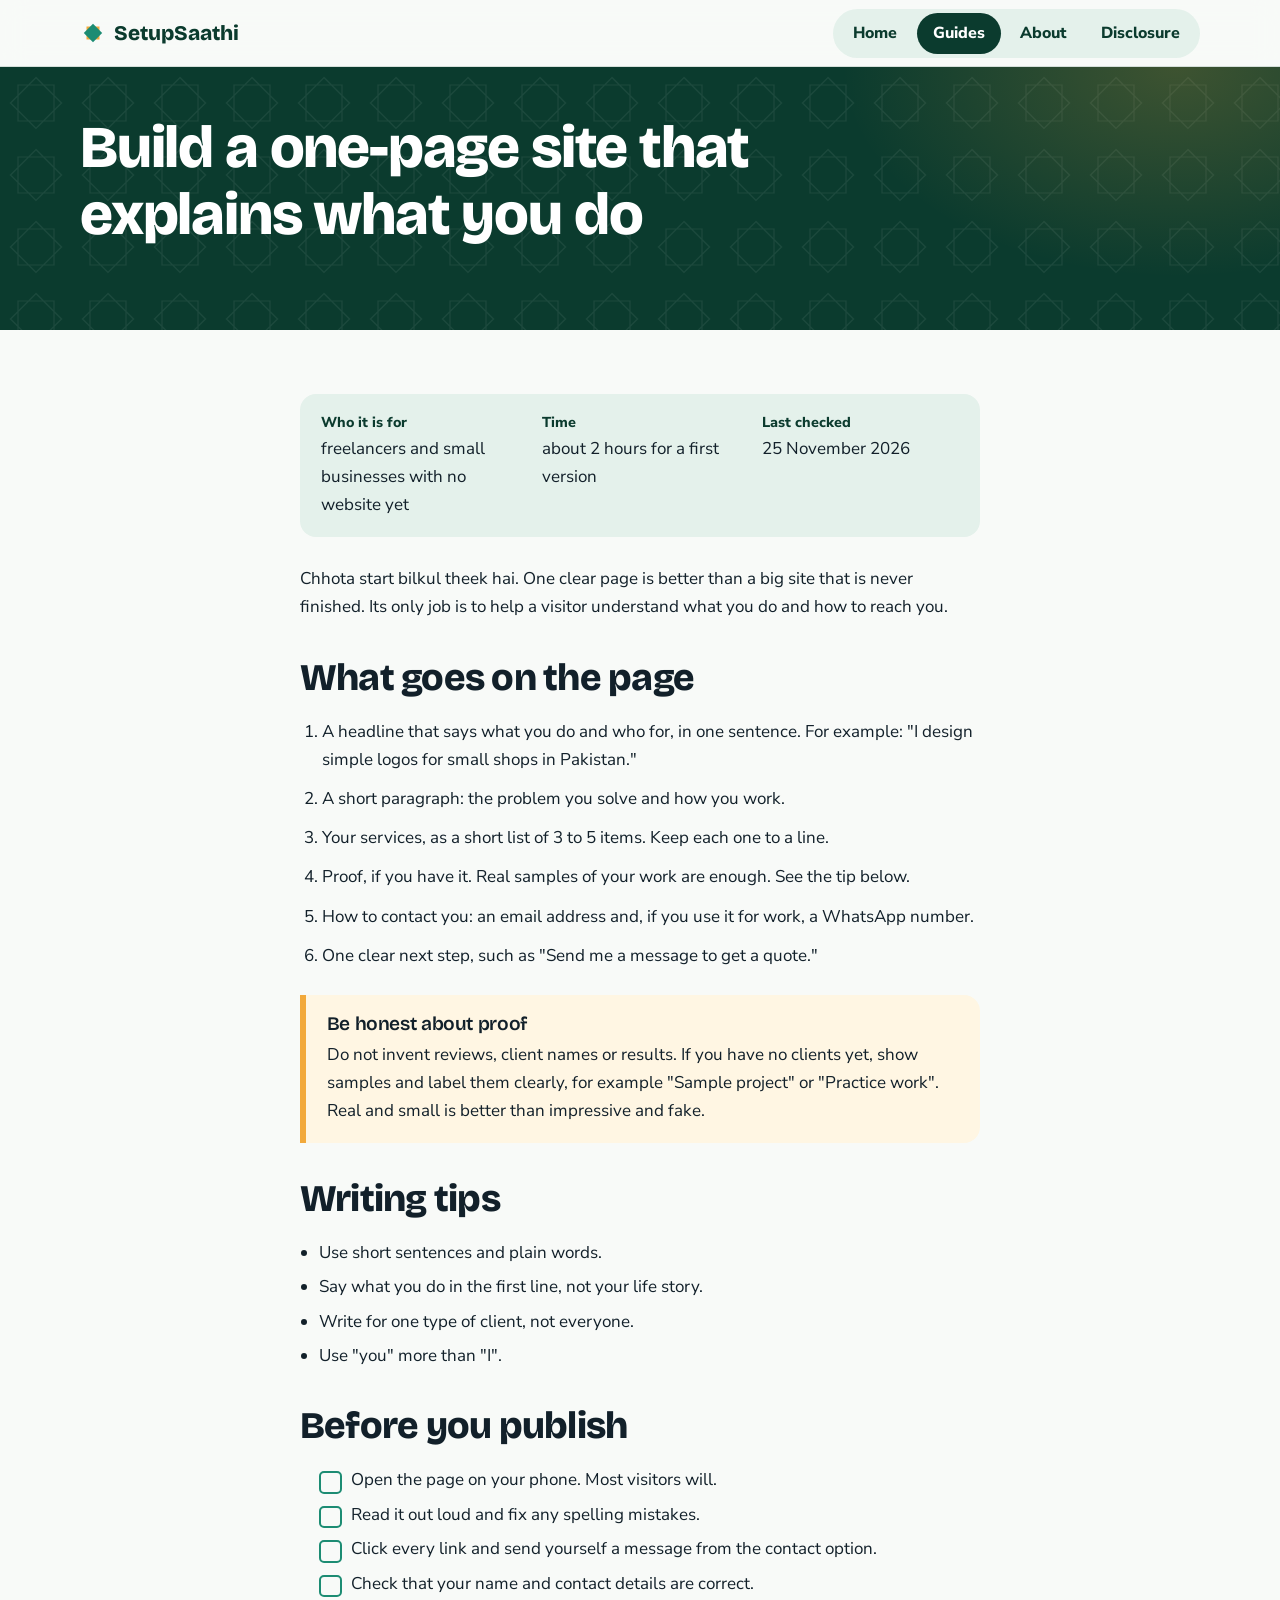
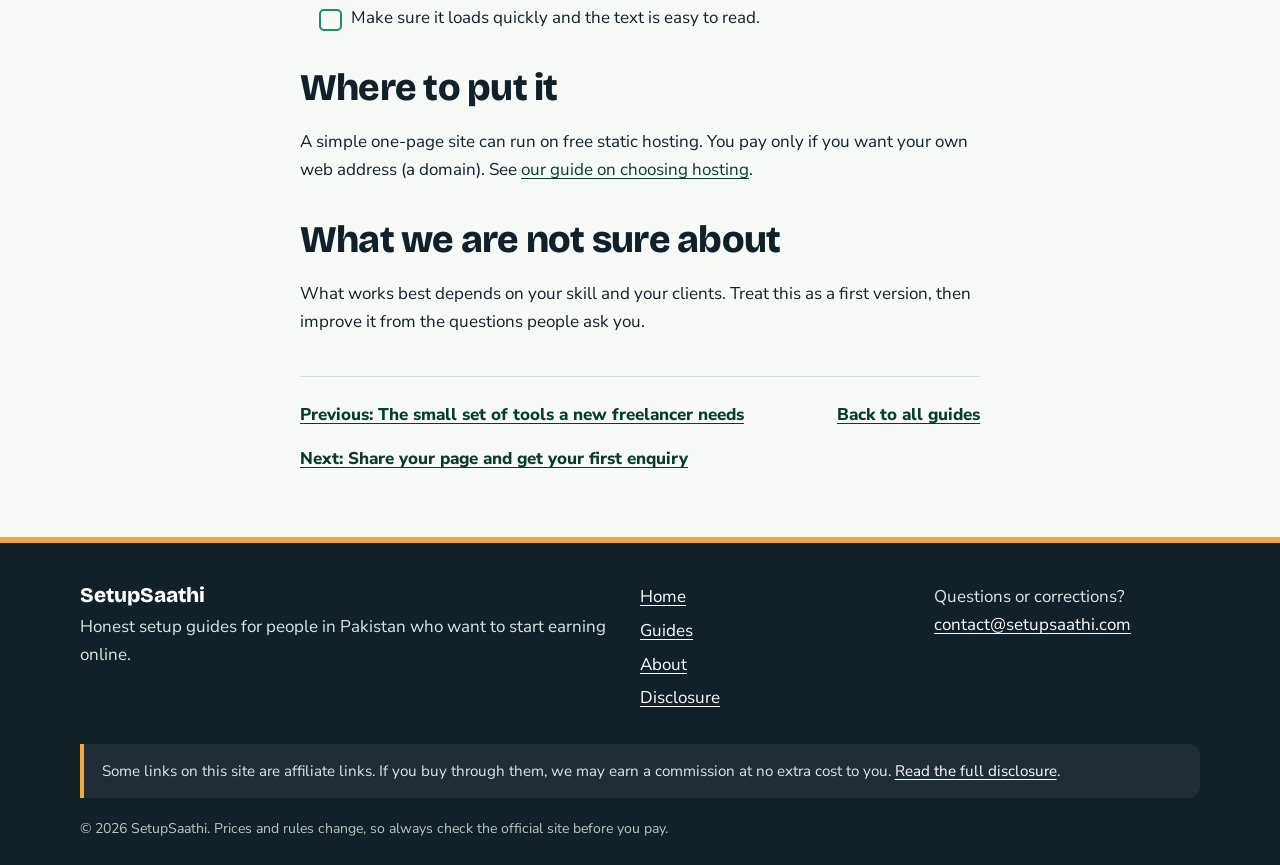
<file: guide-one-page-site.html>
<!doctype html>
<html lang="en">
<head>
<meta charset="utf-8">
<meta name="viewport" content="width=device-width, initial-scale=1">
<title>Build a one-page site that explains what you do | SetupSaathi</title>
<meta name="description" content="A simple plan for a one-page website that shows what you do, who you help and how to contact you. Written for beginners and freelancers in Pakistan.">
<link rel="icon" href="data:image/svg+xml,%3Csvg xmlns='http://www.w3.org/2000/svg' viewBox='0 0 72 72'%3E%3Cpath fill='%23F2A93B' d='M18 18H54V54H18Z'/%3E%3Cpath fill='%231C8C73' d='M36 10.5L61.5 36 36 61.5 10.5 36Z'/%3E%3C/svg%3E">
<link rel="preconnect" href="https://fonts.googleapis.com">
<link rel="preconnect" href="https://fonts.gstatic.com" crossorigin>
<link href="https://fonts.googleapis.com/css2?family=Bricolage+Grotesque:wght@600;800&family=Nunito+Sans:wght@400;700;800&display=swap" rel="stylesheet">
<link rel="stylesheet" href="style.css">
</head>
<body>
<a class="skip" href="#main">Skip to content</a>
<header class="site-header">
<div class="wrap bar">
<a class="brand" href="index.html"><svg width="26" height="26" viewBox="0 0 72 72" aria-hidden="true"><path fill="#F2A93B" d="M18 18H54V54H18Z"/><path fill="#1C8C73" d="M36 10.5L61.5 36 36 61.5 10.5 36Z"/></svg>SetupSaathi</a>
<nav aria-label="Main"><ul class="nav">
<li><a href="index.html">Home</a></li>
<li><a href="guides.html" aria-current="page">Guides</a></li>
<li><a href="about.html">About</a></li>
<li><a href="disclosure.html">Disclosure</a></li>
</ul></nav>
</div>
</header>
<main id="main">
<section class="banner on-dark"><div class="wrap"><h1>Build a one-page site that explains what you do</h1></div></section>
<section class="section"><div class="wrap prose">
<dl class="info-strip"><div><dt>Who it is for</dt><dd>freelancers and small businesses with no website yet</dd></div><div><dt>Time</dt><dd>about 2 hours for a first version</dd></div><div><dt>Last checked</dt><dd>25 November 2026</dd></div></dl>
<p>Chhota start bilkul theek hai. One clear page is better than a big site that is never finished. Its only job is to help a visitor understand what you do and how to reach you.</p>
<h2>What goes on the page</h2>
<ol><li>A headline that says what you do and who for, in one sentence. For example: "I design simple logos for small shops in Pakistan."</li><li>A short paragraph: the problem you solve and how you work.</li><li>Your services, as a short list of 3 to 5 items. Keep each one to a line.</li><li>Proof, if you have it. Real samples of your work are enough. See the tip below.</li><li>How to contact you: an email address and, if you use it for work, a WhatsApp number.</li><li>One clear next step, such as "Send me a message to get a quote."</li></ol>
<aside class="callout tip"><h3>Be honest about proof</h3><p>Do not invent reviews, client names or results. If you have no clients yet, show samples and label them clearly, for example "Sample project" or "Practice work". Real and small is better than impressive and fake.</p></aside>
<h2>Writing tips</h2>
<ul><li>Use short sentences and plain words.</li><li>Say what you do in the first line, not your life story.</li><li>Write for one type of client, not everyone.</li><li>Use "you" more than "I".</li></ul>
<h2>Before you publish</h2>
<ul class="check-list"><li>Open the page on your phone. Most visitors will.</li><li>Read it out loud and fix any spelling mistakes.</li><li>Click every link and send yourself a message from the contact option.</li><li>Check that your name and contact details are correct.</li><li>Make sure it loads quickly and the text is easy to read.</li></ul>
<h2>Where to put it</h2>
<p>A simple one-page site can run on free static hosting. You pay only if you want your own web address (a domain). See <a href="guide-choosing-hosting.html">our guide on choosing hosting</a>.</p>
<h2>What we are not sure about</h2>
<p>What works best depends on your skill and your clients. Treat this as a first version, then improve it from the questions people ask you.</p>
<nav class="pager" aria-label="Guide navigation"><a href="guide-freelancer-tools.html">Previous: The small set of tools a new freelancer needs</a><a href="guides.html">Back to all guides</a><a href="guide-share-first-enquiry.html">Next: Share your page and get your first enquiry</a></nav>
</div></section>
</main>
<footer class="site-footer">
<div class="wrap">
<div class="foot-grid">
<div><p class="foot-brand">SetupSaathi</p><p>Honest setup guides for people in Pakistan who want to start earning online.</p></div>
<nav aria-label="Footer"><ul class="foot-links">
<li><a href="index.html">Home</a></li><li><a href="guides.html">Guides</a></li><li><a href="about.html">About</a></li><li><a href="disclosure.html">Disclosure</a></li>
</ul></nav>
<div><p>Questions or corrections?<br><a href="mailto:contact@setupsaathi.com">contact@setupsaathi.com</a></p></div>
</div>
<p class="disclose">Some links on this site are affiliate links. If you buy through them, we may earn a commission at no extra cost to you. <a href="disclosure.html">Read the full disclosure</a>.</p>
<p class="copy">&copy; 2026 SetupSaathi. Prices and rules change, so always check the official site before you pay.</p>
</div>
</footer>
</body>
</html>
</file>
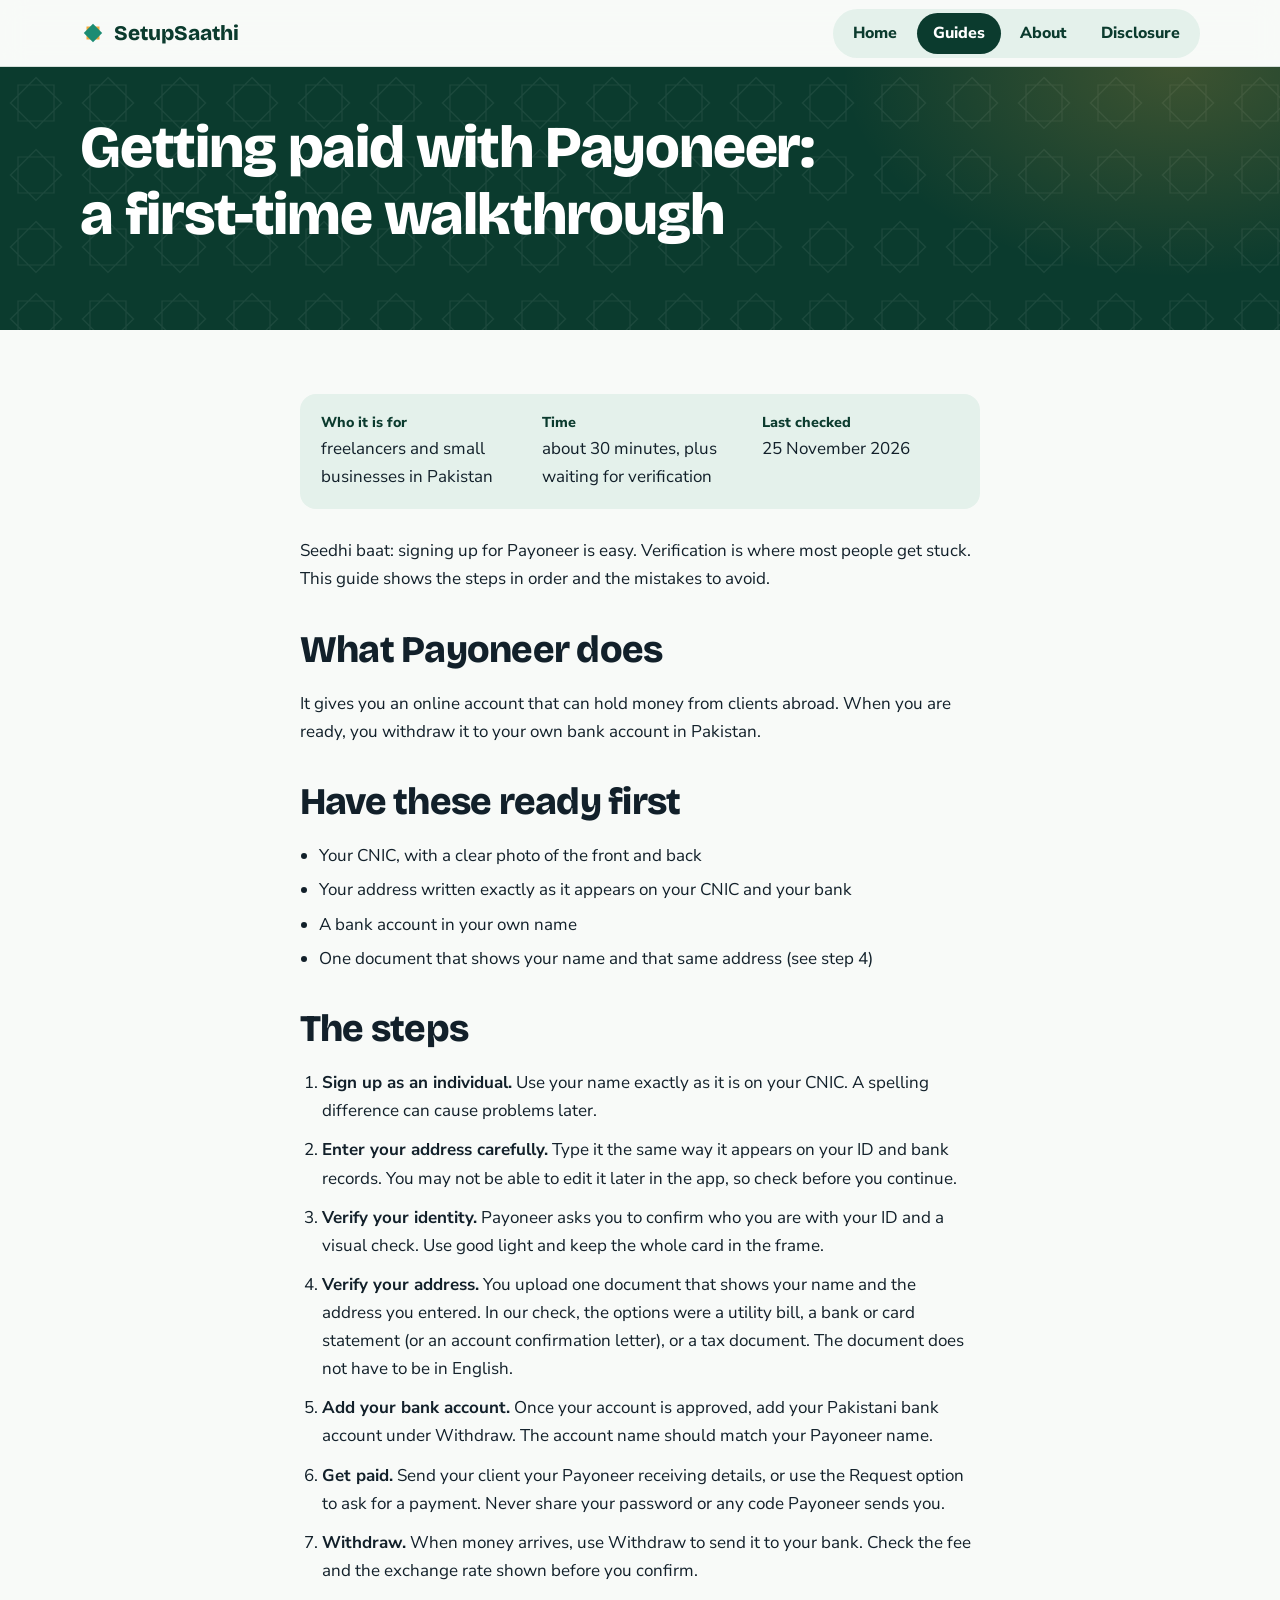
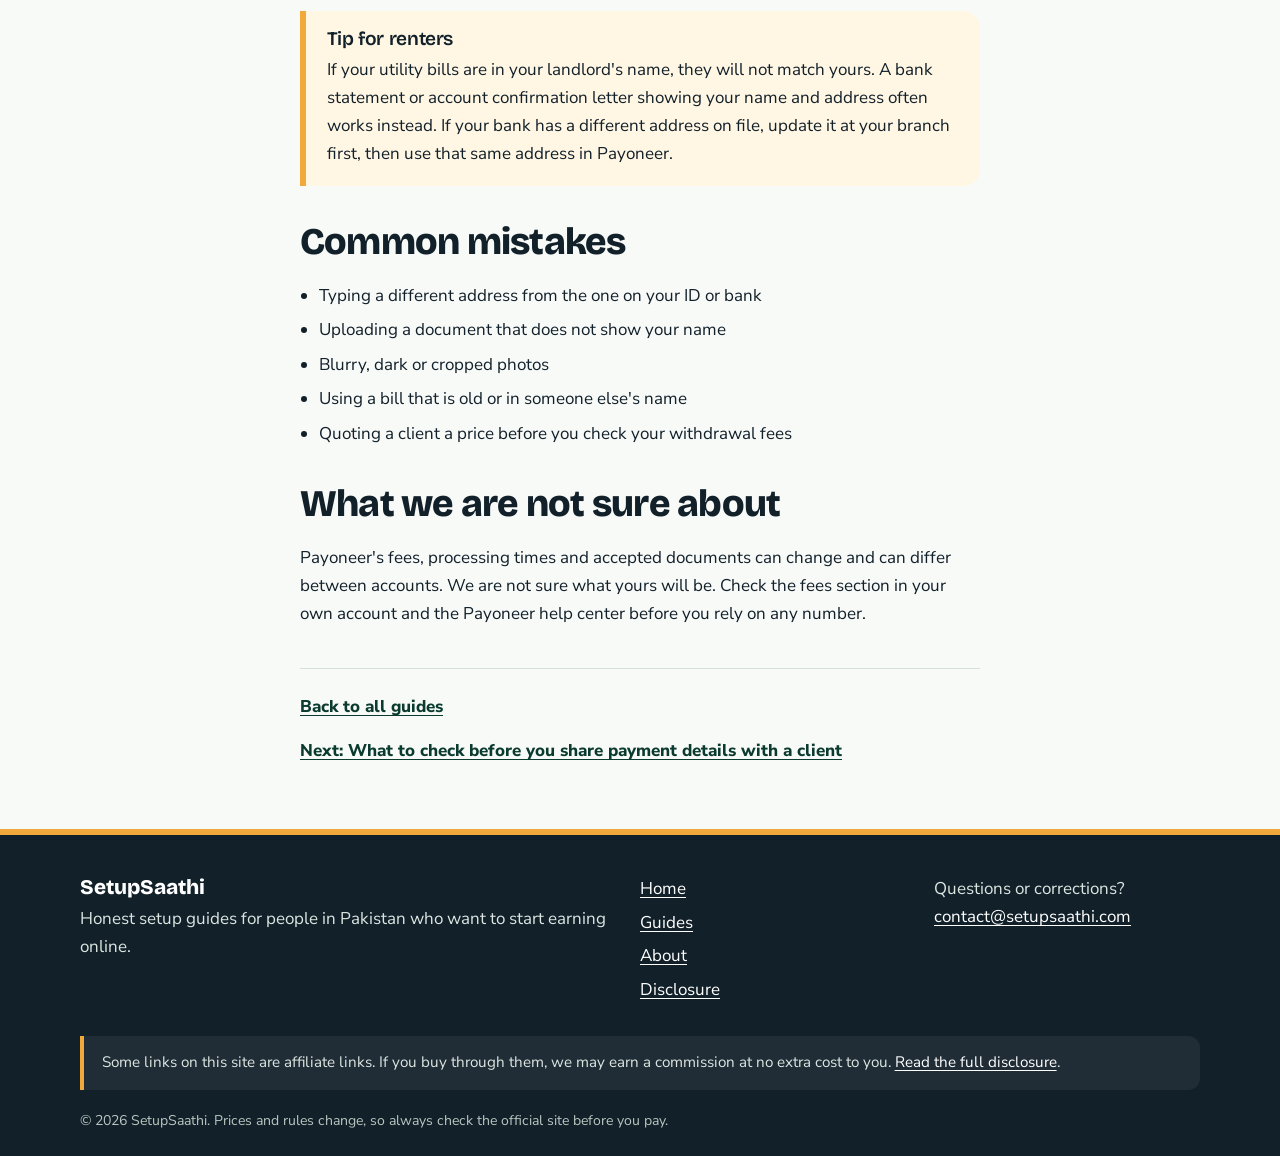
<file: guide-payoneer-first-time.html>
<!doctype html>
<html lang="en">
<head>
<meta charset="utf-8">
<meta name="viewport" content="width=device-width, initial-scale=1">
<title>Getting paid with Payoneer: a first-time walkthrough | SetupSaathi</title>
<meta name="description" content="A plain walkthrough for freelancers in Pakistan: sign up, verify your identity and address, add your bank and get paid. Includes a tip for renters.">
<link rel="icon" href="data:image/svg+xml,%3Csvg xmlns='http://www.w3.org/2000/svg' viewBox='0 0 72 72'%3E%3Cpath fill='%23F2A93B' d='M18 18H54V54H18Z'/%3E%3Cpath fill='%231C8C73' d='M36 10.5L61.5 36 36 61.5 10.5 36Z'/%3E%3C/svg%3E">
<link rel="preconnect" href="https://fonts.googleapis.com">
<link rel="preconnect" href="https://fonts.gstatic.com" crossorigin>
<link href="https://fonts.googleapis.com/css2?family=Bricolage+Grotesque:wght@600;800&family=Nunito+Sans:wght@400;700;800&display=swap" rel="stylesheet">
<link rel="stylesheet" href="style.css">
</head>
<body>
<a class="skip" href="#main">Skip to content</a>
<header class="site-header">
<div class="wrap bar">
<a class="brand" href="index.html"><svg width="26" height="26" viewBox="0 0 72 72" aria-hidden="true"><path fill="#F2A93B" d="M18 18H54V54H18Z"/><path fill="#1C8C73" d="M36 10.5L61.5 36 36 61.5 10.5 36Z"/></svg>SetupSaathi</a>
<nav aria-label="Main"><ul class="nav">
<li><a href="index.html">Home</a></li>
<li><a href="guides.html" aria-current="page">Guides</a></li>
<li><a href="about.html">About</a></li>
<li><a href="disclosure.html">Disclosure</a></li>
</ul></nav>
</div>
</header>
<main id="main">
<section class="banner on-dark"><div class="wrap"><h1>Getting paid with Payoneer: a first-time walkthrough</h1></div></section>
<section class="section"><div class="wrap prose">
<dl class="info-strip"><div><dt>Who it is for</dt><dd>freelancers and small businesses in Pakistan</dd></div><div><dt>Time</dt><dd>about 30 minutes, plus waiting for verification</dd></div><div><dt>Last checked</dt><dd>25 November 2026</dd></div></dl>
<p>Seedhi baat: signing up for Payoneer is easy. Verification is where most people get stuck. This guide shows the steps in order and the mistakes to avoid.</p>
<h2>What Payoneer does</h2>
<p>It gives you an online account that can hold money from clients abroad. When you are ready, you withdraw it to your own bank account in Pakistan.</p>
<h2>Have these ready first</h2>
<ul><li>Your CNIC, with a clear photo of the front and back</li><li>Your address written exactly as it appears on your CNIC and your bank</li><li>A bank account in your own name</li><li>One document that shows your name and that same address (see step 4)</li></ul>
<h2>The steps</h2>
<ol>
<li><strong>Sign up as an individual.</strong> Use your name exactly as it is on your CNIC. A spelling difference can cause problems later.</li>
<li><strong>Enter your address carefully.</strong> Type it the same way it appears on your ID and bank records. You may not be able to edit it later in the app, so check before you continue.</li>
<li><strong>Verify your identity.</strong> Payoneer asks you to confirm who you are with your ID and a visual check. Use good light and keep the whole card in the frame.</li>
<li><strong>Verify your address.</strong> You upload one document that shows your name and the address you entered. In our check, the options were a utility bill, a bank or card statement (or an account confirmation letter), or a tax document. The document does not have to be in English.</li>
<li><strong>Add your bank account.</strong> Once your account is approved, add your Pakistani bank account under Withdraw. The account name should match your Payoneer name.</li>
<li><strong>Get paid.</strong> Send your client your Payoneer receiving details, or use the Request option to ask for a payment. Never share your password or any code Payoneer sends you.</li>
<li><strong>Withdraw.</strong> When money arrives, use Withdraw to send it to your bank. Check the fee and the exchange rate shown before you confirm.</li>
</ol>
<aside class="callout tip"><h3>Tip for renters</h3><p>If your utility bills are in your landlord's name, they will not match yours. A bank statement or account confirmation letter showing your name and address often works instead. If your bank has a different address on file, update it at your branch first, then use that same address in Payoneer.</p></aside>
<h2>Common mistakes</h2>
<ul><li>Typing a different address from the one on your ID or bank</li><li>Uploading a document that does not show your name</li><li>Blurry, dark or cropped photos</li><li>Using a bill that is old or in someone else's name</li><li>Quoting a client a price before you check your withdrawal fees</li></ul>
<h2>What we are not sure about</h2>
<p>Payoneer's fees, processing times and accepted documents can change and can differ between accounts. We are not sure what yours will be. Check the fees section in your own account and the Payoneer help center before you rely on any number.</p>
<nav class="pager" aria-label="Guide navigation"><a href="guides.html">Back to all guides</a><a href="guide-check-before-sharing-payment-details.html">Next: What to check before you share payment details with a client</a></nav>
</div></section>
</main>
<footer class="site-footer">
<div class="wrap">
<div class="foot-grid">
<div><p class="foot-brand">SetupSaathi</p><p>Honest setup guides for people in Pakistan who want to start earning online.</p></div>
<nav aria-label="Footer"><ul class="foot-links">
<li><a href="index.html">Home</a></li><li><a href="guides.html">Guides</a></li><li><a href="about.html">About</a></li><li><a href="disclosure.html">Disclosure</a></li>
</ul></nav>
<div><p>Questions or corrections?<br><a href="mailto:contact@setupsaathi.com">contact@setupsaathi.com</a></p></div>
</div>
<p class="disclose">Some links on this site are affiliate links. If you buy through them, we may earn a commission at no extra cost to you. <a href="disclosure.html">Read the full disclosure</a>.</p>
<p class="copy">&copy; 2026 SetupSaathi. Prices and rules change, so always check the official site before you pay.</p>
</div>
</footer>
</body>
</html>
</file>
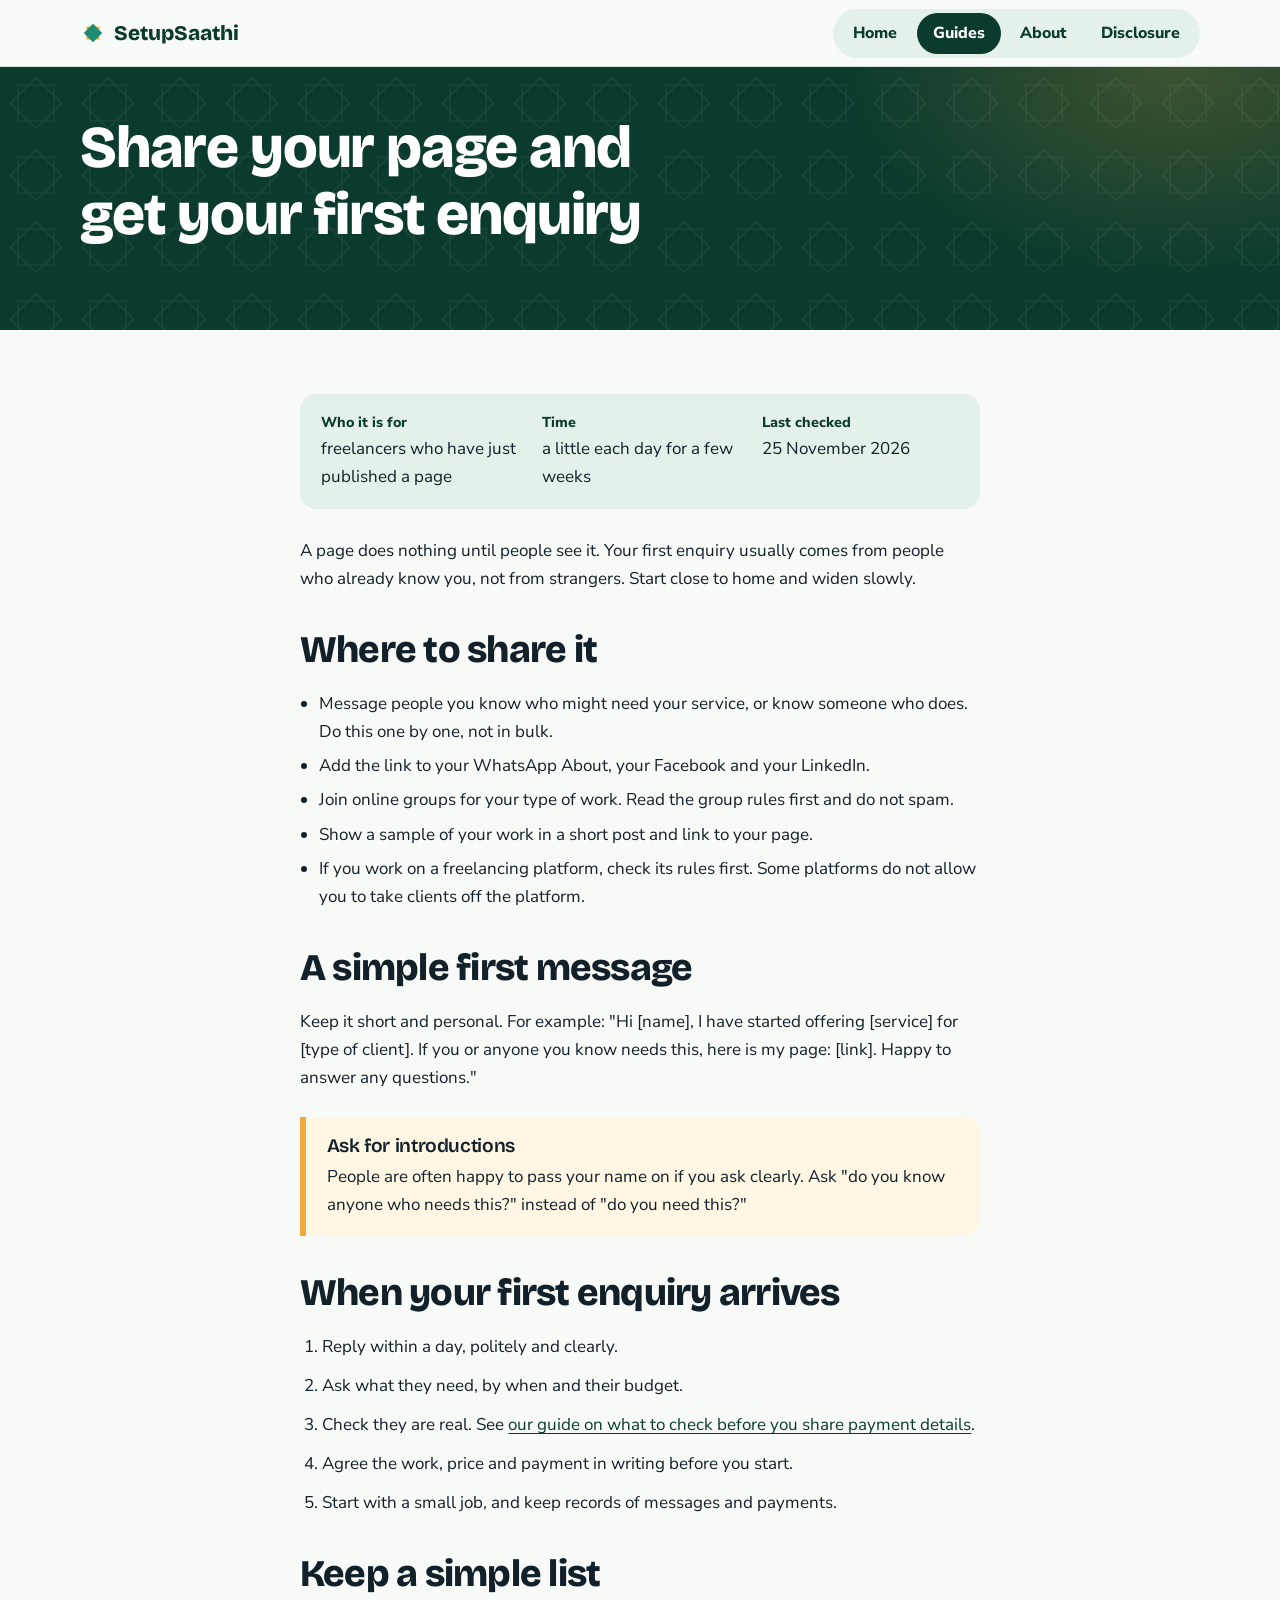
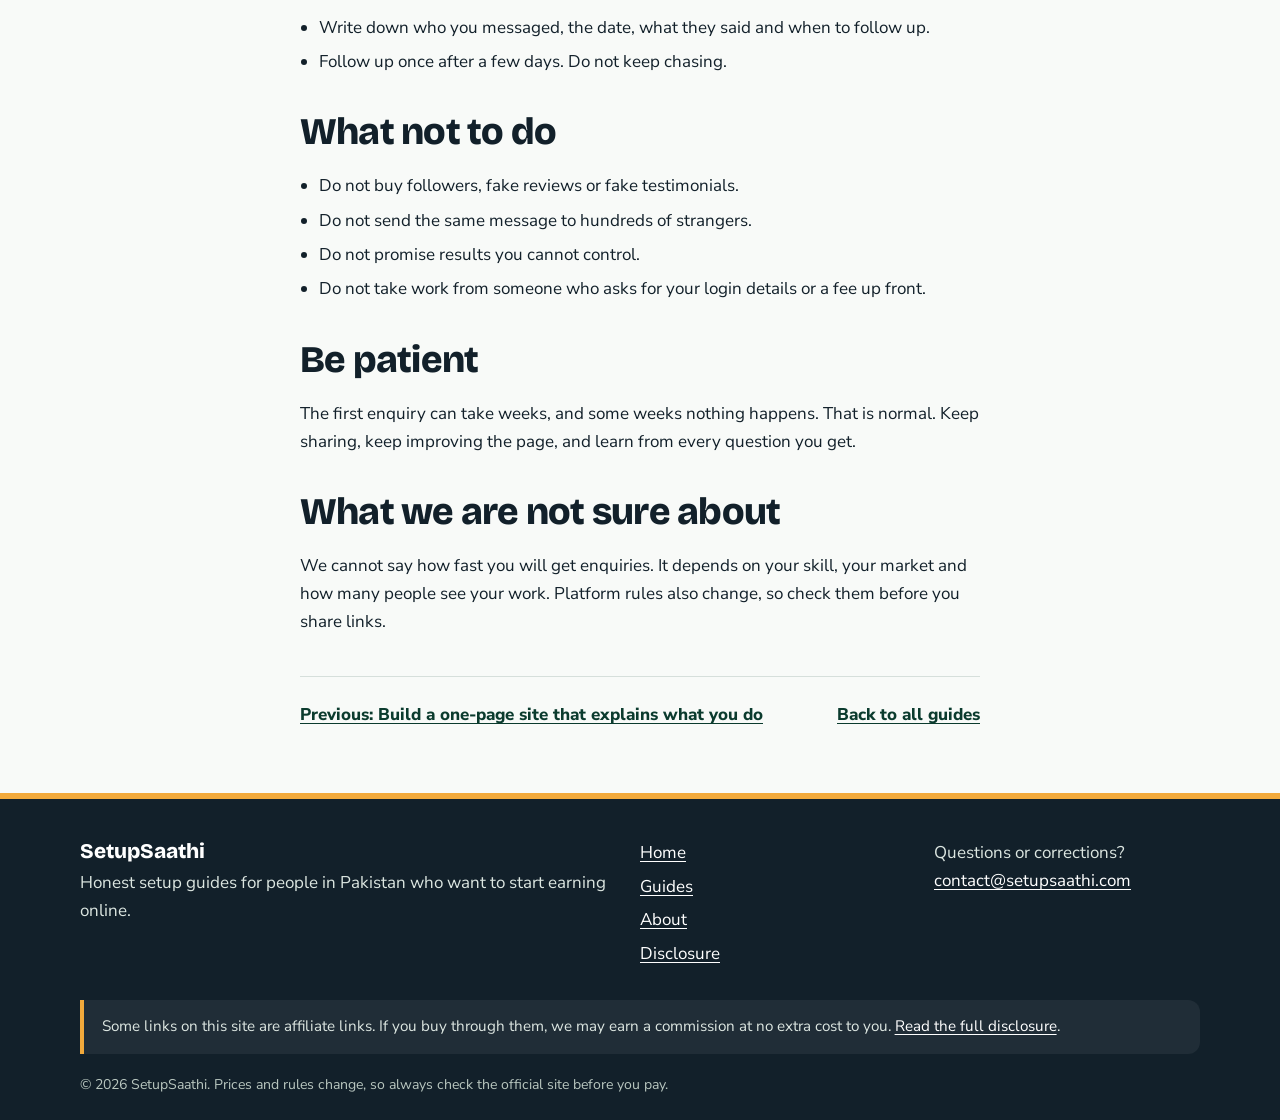
<file: guide-share-first-enquiry.html>
<!doctype html>
<html lang="en">
<head>
<meta charset="utf-8">
<meta name="viewport" content="width=device-width, initial-scale=1">
<title>Share your page and get your first enquiry | SetupSaathi</title>
<meta name="description" content="How to share your page, talk to the first people who might hire you and handle your first enquiry safely. For freelancers in Pakistan.">
<link rel="icon" href="data:image/svg+xml,%3Csvg xmlns='http://www.w3.org/2000/svg' viewBox='0 0 72 72'%3E%3Cpath fill='%23F2A93B' d='M18 18H54V54H18Z'/%3E%3Cpath fill='%231C8C73' d='M36 10.5L61.5 36 36 61.5 10.5 36Z'/%3E%3C/svg%3E">
<link rel="preconnect" href="https://fonts.googleapis.com">
<link rel="preconnect" href="https://fonts.gstatic.com" crossorigin>
<link href="https://fonts.googleapis.com/css2?family=Bricolage+Grotesque:wght@600;800&family=Nunito+Sans:wght@400;700;800&display=swap" rel="stylesheet">
<link rel="stylesheet" href="style.css">
</head>
<body>
<a class="skip" href="#main">Skip to content</a>
<header class="site-header">
<div class="wrap bar">
<a class="brand" href="index.html"><svg width="26" height="26" viewBox="0 0 72 72" aria-hidden="true"><path fill="#F2A93B" d="M18 18H54V54H18Z"/><path fill="#1C8C73" d="M36 10.5L61.5 36 36 61.5 10.5 36Z"/></svg>SetupSaathi</a>
<nav aria-label="Main"><ul class="nav">
<li><a href="index.html">Home</a></li>
<li><a href="guides.html" aria-current="page">Guides</a></li>
<li><a href="about.html">About</a></li>
<li><a href="disclosure.html">Disclosure</a></li>
</ul></nav>
</div>
</header>
<main id="main">
<section class="banner on-dark"><div class="wrap"><h1>Share your page and get your first enquiry</h1></div></section>
<section class="section"><div class="wrap prose">
<dl class="info-strip"><div><dt>Who it is for</dt><dd>freelancers who have just published a page</dd></div><div><dt>Time</dt><dd>a little each day for a few weeks</dd></div><div><dt>Last checked</dt><dd>25 November 2026</dd></div></dl>
<p>A page does nothing until people see it. Your first enquiry usually comes from people who already know you, not from strangers. Start close to home and widen slowly.</p>
<h2>Where to share it</h2>
<ul><li>Message people you know who might need your service, or know someone who does. Do this one by one, not in bulk.</li><li>Add the link to your WhatsApp About, your Facebook and your LinkedIn.</li><li>Join online groups for your type of work. Read the group rules first and do not spam.</li><li>Show a sample of your work in a short post and link to your page.</li><li>If you work on a freelancing platform, check its rules first. Some platforms do not allow you to take clients off the platform.</li></ul>
<h2>A simple first message</h2>
<p>Keep it short and personal. For example: "Hi [name], I have started offering [service] for [type of client]. If you or anyone you know needs this, here is my page: [link]. Happy to answer any questions."</p>
<aside class="callout tip"><h3>Ask for introductions</h3><p>People are often happy to pass your name on if you ask clearly. Ask "do you know anyone who needs this?" instead of "do you need this?"</p></aside>
<h2>When your first enquiry arrives</h2>
<ol><li>Reply within a day, politely and clearly.</li><li>Ask what they need, by when and their budget.</li><li>Check they are real. See <a href="guide-check-before-sharing-payment-details.html">our guide on what to check before you share payment details</a>.</li><li>Agree the work, price and payment in writing before you start.</li><li>Start with a small job, and keep records of messages and payments.</li></ol>
<h2>Keep a simple list</h2>
<ul><li>Write down who you messaged, the date, what they said and when to follow up.</li><li>Follow up once after a few days. Do not keep chasing.</li></ul>
<h2>What not to do</h2>
<ul><li>Do not buy followers, fake reviews or fake testimonials.</li><li>Do not send the same message to hundreds of strangers.</li><li>Do not promise results you cannot control.</li><li>Do not take work from someone who asks for your login details or a fee up front.</li></ul>
<h2>Be patient</h2>
<p>The first enquiry can take weeks, and some weeks nothing happens. That is normal. Keep sharing, keep improving the page, and learn from every question you get.</p>
<h2>What we are not sure about</h2>
<p>We cannot say how fast you will get enquiries. It depends on your skill, your market and how many people see your work. Platform rules also change, so check them before you share links.</p>
<nav class="pager" aria-label="Guide navigation"><a href="guide-one-page-site.html">Previous: Build a one-page site that explains what you do</a><a href="guides.html">Back to all guides</a></nav>
</div></section>
</main>
<footer class="site-footer">
<div class="wrap">
<div class="foot-grid">
<div><p class="foot-brand">SetupSaathi</p><p>Honest setup guides for people in Pakistan who want to start earning online.</p></div>
<nav aria-label="Footer"><ul class="foot-links">
<li><a href="index.html">Home</a></li><li><a href="guides.html">Guides</a></li><li><a href="about.html">About</a></li><li><a href="disclosure.html">Disclosure</a></li>
</ul></nav>
<div><p>Questions or corrections?<br><a href="mailto:contact@setupsaathi.com">contact@setupsaathi.com</a></p></div>
</div>
<p class="disclose">Some links on this site are affiliate links. If you buy through them, we may earn a commission at no extra cost to you. <a href="disclosure.html">Read the full disclosure</a>.</p>
<p class="copy">&copy; 2026 SetupSaathi. Prices and rules change, so always check the official site before you pay.</p>
</div>
</footer>
</body>
</html>
</file>
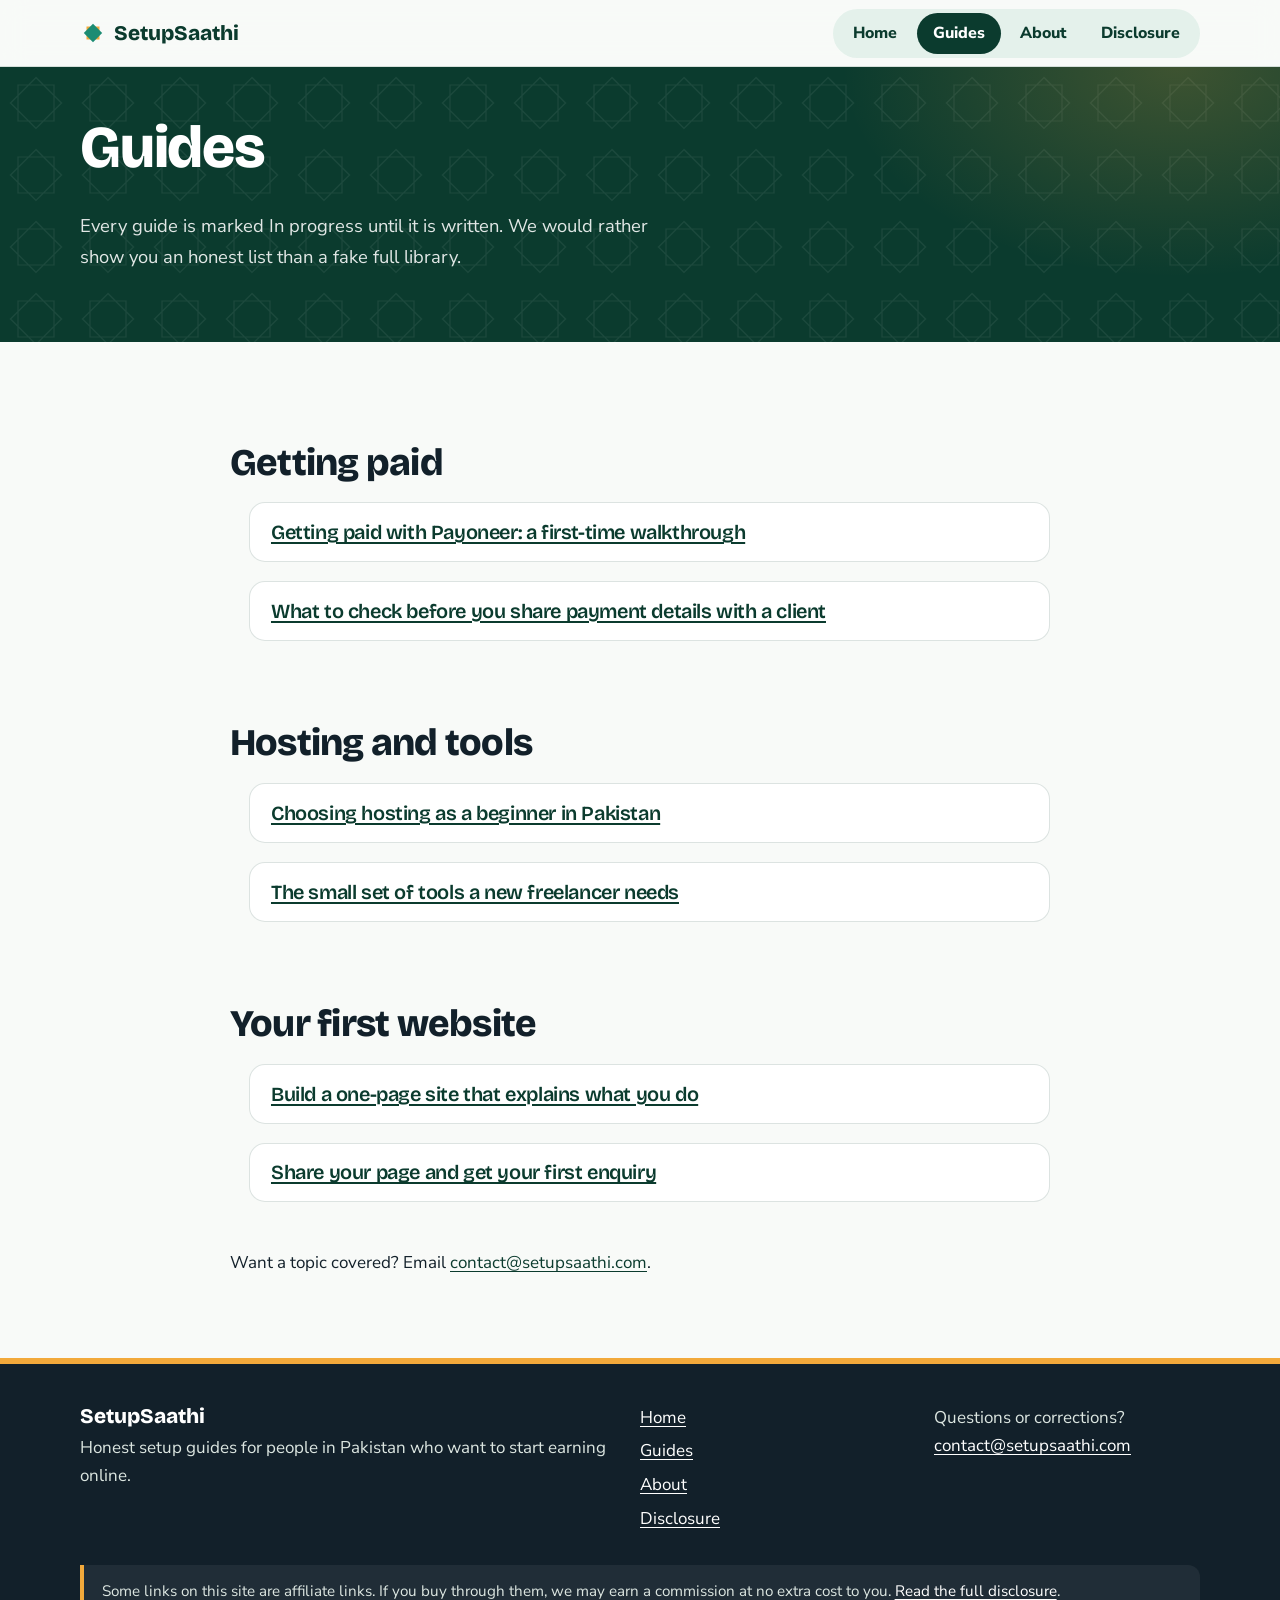
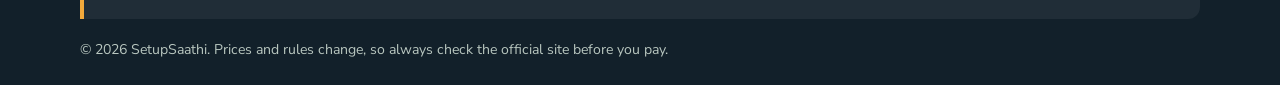
<file: guides.html>
<!doctype html>
<html lang="en">
<head>
<meta charset="utf-8">
<meta name="viewport" content="width=device-width, initial-scale=1">
<title>Guides | SetupSaathi</title>
<meta name="description" content="The SetupSaathi guide list: getting paid with Payoneer, hosting and tools, and building your first website. Every guide is marked In progress until written.">
<link rel="icon" href="data:image/svg+xml,%3Csvg xmlns='http://www.w3.org/2000/svg' viewBox='0 0 72 72'%3E%3Cpath fill='%23F2A93B' d='M18 18H54V54H18Z'/%3E%3Cpath fill='%231C8C73' d='M36 10.5L61.5 36 36 61.5 10.5 36Z'/%3E%3C/svg%3E">
<link rel="preconnect" href="https://fonts.googleapis.com">
<link rel="preconnect" href="https://fonts.gstatic.com" crossorigin>
<link href="https://fonts.googleapis.com/css2?family=Bricolage+Grotesque:wght@600;800&family=Nunito+Sans:wght@400;700;800&display=swap" rel="stylesheet">
<link rel="stylesheet" href="style.css">
</head>
<body>
<a class="skip" href="#main">Skip to content</a>
<header class="site-header">
<div class="wrap bar">
<a class="brand" href="index.html"><svg width="26" height="26" viewBox="0 0 72 72" aria-hidden="true"><path fill="#F2A93B" d="M18 18H54V54H18Z"/><path fill="#1C8C73" d="M36 10.5L61.5 36 36 61.5 10.5 36Z"/></svg>SetupSaathi</a>
<nav aria-label="Main"><ul class="nav">
<li><a href="index.html">Home</a></li>
<li><a href="guides.html" aria-current="page">Guides</a></li>
<li><a href="about.html">About</a></li>
<li><a href="disclosure.html">Disclosure</a></li>
</ul></nav>
</div>
</header>
<main id="main">
<section class="banner on-dark"><div class="wrap"><h1>Guides</h1><p class="lead">Every guide is marked In progress until it is written. We would rather show you an honest list than a fake full library.</p></div></section>
<section class="section"><div class="wrap prose" style="max-width:820px">
<div class="guide-section" id="getting-paid" style="padding-top:0"><h2>Getting paid</h2><ul class="guide-list">
<li class="guide"><h3><a href="guide-payoneer-first-time.html">Getting paid with Payoneer: a first-time walkthrough</a></h3></li>
<li class="guide"><h3><a href="guide-check-before-sharing-payment-details.html">What to check before you share payment details with a client</a></h3></li>
</ul></div>
<div class="guide-section" id="tools"><h2>Hosting and tools</h2><ul class="guide-list">
<li class="guide"><h3><a href="guide-choosing-hosting.html">Choosing hosting as a beginner in Pakistan</a></h3></li>
<li class="guide"><h3><a href="guide-freelancer-tools.html">The small set of tools a new freelancer needs</a></h3></li>
</ul></div>
<div class="guide-section" id="first-website"><h2>Your first website</h2><ul class="guide-list">
<li class="guide"><h3><a href="guide-one-page-site.html">Build a one-page site that explains what you do</a></h3></li>
<li class="guide"><h3><a href="guide-share-first-enquiry.html">Share your page and get your first enquiry</a></h3></li>
</ul></div>
<p style="margin-top:2.5rem">Want a topic covered? Email <a href="mailto:contact@setupsaathi.com">contact@setupsaathi.com</a>.</p>
</div></section>
</main>
<footer class="site-footer">
<div class="wrap">
<div class="foot-grid">
<div><p class="foot-brand">SetupSaathi</p><p>Honest setup guides for people in Pakistan who want to start earning online.</p></div>
<nav aria-label="Footer"><ul class="foot-links">
<li><a href="index.html">Home</a></li><li><a href="guides.html">Guides</a></li><li><a href="about.html">About</a></li><li><a href="disclosure.html">Disclosure</a></li>
</ul></nav>
<div><p>Questions or corrections?<br><a href="mailto:contact@setupsaathi.com">contact@setupsaathi.com</a></p></div>
</div>
<p class="disclose">Some links on this site are affiliate links. If you buy through them, we may earn a commission at no extra cost to you. <a href="disclosure.html">Read the full disclosure</a>.</p>
<p class="copy">&copy; 2026 SetupSaathi. Prices and rules change, so always check the official site before you pay.</p>
</div>
</footer>
</body>
</html>
</file>
<file: style.css>
:root{--pine:#0B3B2E;--teal:#1C8C73;--gold:#F2A93B;--mint:#E4F1EB;--ink:#12202A;--bg:#F8FAF8;--line:rgba(11,59,46,.14);
--star:url("data:image/svg+xml,%3Csvg xmlns='http://www.w3.org/2000/svg' width='72' height='72' fill='none' stroke='%23fff' stroke-opacity='.07' stroke-width='1.2'%3E%3Cpath d='M18 18H54V54H18Z M36 10.5L61.5 36 36 61.5 10.5 36Z'/%3E%3C/svg%3E")}
*{box-sizing:border-box}
html{scroll-behavior:smooth}
body{margin:0;font:1.0625rem/1.65 "Nunito Sans",system-ui,sans-serif;color:var(--ink);background:var(--bg)}
h1,h2,h3{font-family:"Bricolage Grotesque",system-ui,sans-serif;line-height:1.12;letter-spacing:-.02em;margin:0 0 .5em;text-wrap:balance}
h1{font-size:clamp(2.2rem,7vw,3.7rem);font-weight:800}
h2{font-size:clamp(1.65rem,4.5vw,2.35rem);font-weight:800}
h3{font-size:1.25rem;font-weight:600}
p{margin:0 0 1em}
a{color:var(--pine);text-underline-offset:3px}
:focus-visible{outline:3px solid var(--teal);outline-offset:3px;border-radius:6px}
.on-dark :focus-visible,.on-dark:focus-visible{outline-color:var(--gold)}
.wrap{width:min(1120px,100% - 2rem);margin-inline:auto}
.skip{position:absolute;left:-999px;top:0}
.skip:focus{left:1rem;top:1rem;z-index:30;background:var(--gold);color:var(--ink);padding:.5rem 1rem;border-radius:8px}
/* header */
.site-header{position:sticky;top:0;z-index:20;background:rgba(248,250,248,.82);-webkit-backdrop-filter:blur(12px);backdrop-filter:blur(12px);border-bottom:1px solid var(--line)}
.bar{display:flex;flex-wrap:wrap;align-items:center;justify-content:space-between;gap:.4rem 1rem;padding:.55rem 0}
.brand{display:flex;align-items:center;gap:.5rem;font:800 1.3rem "Bricolage Grotesque",sans-serif;color:var(--pine);text-decoration:none}
.nav{display:flex;gap:.2rem;list-style:none;margin:0;padding:.25rem;background:var(--mint);border-radius:999px}
.nav a{display:block;padding:.4rem .75rem;border-radius:999px;font-weight:800;font-size:.9rem;color:var(--pine);text-decoration:none}
.nav a:hover{background:#fff}
.nav a[aria-current=page]{background:var(--pine);color:#fff}
/* buttons */
.btn{display:inline-block;padding:.8rem 1.4rem;border-radius:999px;font-weight:800;text-decoration:none;border:2px solid transparent}
.btn-gold{background:var(--gold);color:var(--ink)}
.btn-gold:hover{background:#F7BC5E}
.btn-ghost{border-color:rgba(255,255,255,.55);color:#fff}
.btn-ghost:hover{background:rgba(255,255,255,.12)}
.actions{display:flex;flex-wrap:wrap;gap:.75rem}
/* hero + banner */
.hero,.banner{position:relative;overflow:hidden;background-color:var(--pine);color:#fff}
.hero{background-image:radial-gradient(620px 420px at 88% 8%,rgba(242,169,59,.3),transparent 70%),var(--star);padding:3.5rem 0 4.5rem}
.banner{background-image:radial-gradient(480px 300px at 92% 0,rgba(242,169,59,.22),transparent 70%),var(--star);padding:3rem 0 3.25rem}
.hero-grid{display:grid;gap:3rem;align-items:center}
.lead{font-size:1.15rem;color:rgba(255,255,255,.88);max-width:54ch}
.pills{display:flex;flex-wrap:wrap;gap:.5rem;list-style:none;padding:0;margin:0 0 1.75rem}
.pills li{padding:.3rem .85rem;border:1px solid rgba(255,255,255,.35);border-radius:999px;font-weight:700;font-size:.92rem}
.checklist{background:#fff;color:var(--ink);border-radius:22px;padding:1.6rem;max-width:420px;margin-inline:auto;transform:rotate(2.2deg);box-shadow:0 28px 50px -22px rgba(0,0,0,.55)}
.checklist h2{font-size:1.5rem;margin-bottom:.4rem}
.checklist ul{list-style:none;padding:0;margin:0}
.checklist li{display:flex;gap:.8rem;align-items:center;padding:.65rem 0;border-bottom:1px solid var(--mint);font-weight:700}
.checklist .note{font-size:.88rem;color:#43535C;margin:.9rem 0 0}
.tick{flex:none;width:26px;height:26px;border-radius:50%;border:2px solid #A9C8BB;display:grid;place-items:center;animation:fill .3s forwards;animation-delay:calc(.7s + var(--i)*.6s)}
.tick svg{opacity:0;animation:show .3s forwards;animation-delay:calc(.7s + var(--i)*.6s)}
@keyframes fill{to{background:var(--teal);border-color:var(--teal)}}
@keyframes show{to{opacity:1}}
/* sections */
.section{padding:4rem 0}
.section.alt{background:var(--mint)}
.intro{max-width:60ch}
.grid{display:grid;gap:1.1rem;margin-top:1.75rem}
.card{display:flex;flex-direction:column;gap:.45rem;background:#fff;border:1px solid var(--line);border-radius:18px;padding:1.5rem}
.card.featured{background:var(--pine);color:#fff;border-color:var(--pine);border-radius:26px 26px 26px 8px}
.card.featured a{color:var(--gold)}
.card p{margin:0}
.more{margin-top:auto;padding-top:.6rem;font-weight:800}
.tag{align-self:flex-start;font-size:.8rem;font-weight:800;padding:.12rem .65rem;border-radius:999px;background:#FFF1D6;color:#6B4300}
.featured .tag{background:var(--gold);color:var(--ink)}
.steps{counter-reset:s;list-style:none;padding:0;margin:1.75rem 0 0;display:grid;gap:1rem}
.steps li{counter-increment:s;background:#fff;border-radius:18px;padding:1.3rem}
.steps li::before{content:counter(s);display:grid;place-items:center;width:2.4rem;height:2.4rem;border-radius:50%;background:var(--pine);color:var(--gold);font:800 1.1rem "Bricolage Grotesque",sans-serif;margin-bottom:.7rem}
.steps h3{margin-bottom:.3rem}.steps p{margin:0}
.trio>div{border-top:4px solid var(--teal);padding-top:1rem}
.trio p{margin:0}
.cta{background-color:var(--pine);background-image:radial-gradient(420px 260px at 95% 0,rgba(242,169,59,.3),transparent 70%),var(--star);color:#fff;border-radius:28px;padding:2.5rem 1.5rem}
.cta p{max-width:56ch;color:rgba(255,255,255,.88)}
.cta a:not(.btn){color:var(--gold)}
/* inner pages */
.prose{max-width:68ch}
.prose h2{margin-top:2.2rem}
.prose ul{padding-left:1.2rem}
.prose li{margin-bottom:.4rem}
.guide-list{list-style:none;padding:0;margin:1rem 0 0;display:grid;gap:.8rem}
.guide{display:flex;flex-wrap:wrap;justify-content:space-between;align-items:flex-start;gap:.5rem 1rem;background:#fff;border:1px solid var(--line);border-radius:16px;padding:1.1rem 1.3rem}
.guide h3{margin:0}
.guide-section{padding-top:2.5rem;scroll-margin-top:5rem}
/* footer */
.site-footer{background:var(--ink);color:#DCE6E1;border-top:6px solid var(--gold);padding:2.5rem 0 1.5rem}
.site-footer a{color:#fff}
.foot-grid{display:grid;gap:1.75rem}
.foot-brand{font:800 1.3rem "Bricolage Grotesque",sans-serif;color:#fff;margin-bottom:.3rem}
.foot-links{list-style:none;padding:0;margin:0;display:grid;gap:.35rem}
.disclose{margin:2rem 0 0;padding:.9rem 1.1rem;border-left:4px solid var(--gold);background:rgba(255,255,255,.06);border-radius:0 12px 12px 0;font-size:.95rem}
.copy{font-size:.88rem;margin:1.2rem 0 0;color:#B8C6BF}
@media(min-width:600px){.steps{grid-template-columns:1fr 1fr}.cta{padding:3rem}}
@media(min-width:860px){.hero-grid{grid-template-columns:1.1fr .9fr}.grid.three,.trio{grid-template-columns:repeat(3,1fr)}.foot-grid{grid-template-columns:2fr 1fr 1fr}.nav a{padding:.45rem 1rem;font-size:1rem}}
@media(min-width:1000px){.steps{grid-template-columns:repeat(4,1fr)}}
@media(prefers-reduced-motion:reduce){*{animation:none!important;transition:none!important;scroll-behavior:auto!important}.tick{background:var(--teal);border-color:var(--teal)}.tick svg{opacity:1}}
/* guide pages */
.prose ol{padding-left:1.4rem}
.prose ol li{margin-bottom:.7rem}
.guide h3 a{color:var(--pine);text-decoration-thickness:2px}
.guide h3 a:hover{color:var(--teal)}
.info-strip{display:grid;grid-template-columns:repeat(auto-fit,minmax(11rem,1fr));gap:.9rem 1.5rem;background:var(--mint);border-radius:16px;padding:1.1rem 1.3rem;margin:0 0 1.8rem}
.info-strip dt{font-weight:800;font-size:.9rem;color:var(--pine)}
.info-strip dd{margin:0}
.callout{margin:1.6rem 0;padding:1.1rem 1.3rem;border-radius:0 16px 16px 0;border-left:6px solid var(--gold);background:#FFF6E3}
.callout h2,.callout h3{font-size:1.2rem;margin:0 0 .4rem}
.callout p{margin:0}
.callout.note{border-left-color:var(--teal);background:var(--mint)}
.pager{display:flex;flex-wrap:wrap;justify-content:space-between;gap:1rem;margin-top:2.5rem;padding-top:1.5rem;border-top:1px solid var(--line);font-weight:800}
.check-list{list-style:none;padding:0}
.check-list li{position:relative;padding-left:2rem}
.check-list li::before{content:"";position:absolute;left:0;top:.3em;width:1.15rem;height:1.15rem;border:2px solid var(--teal);border-radius:5px}
</file>
